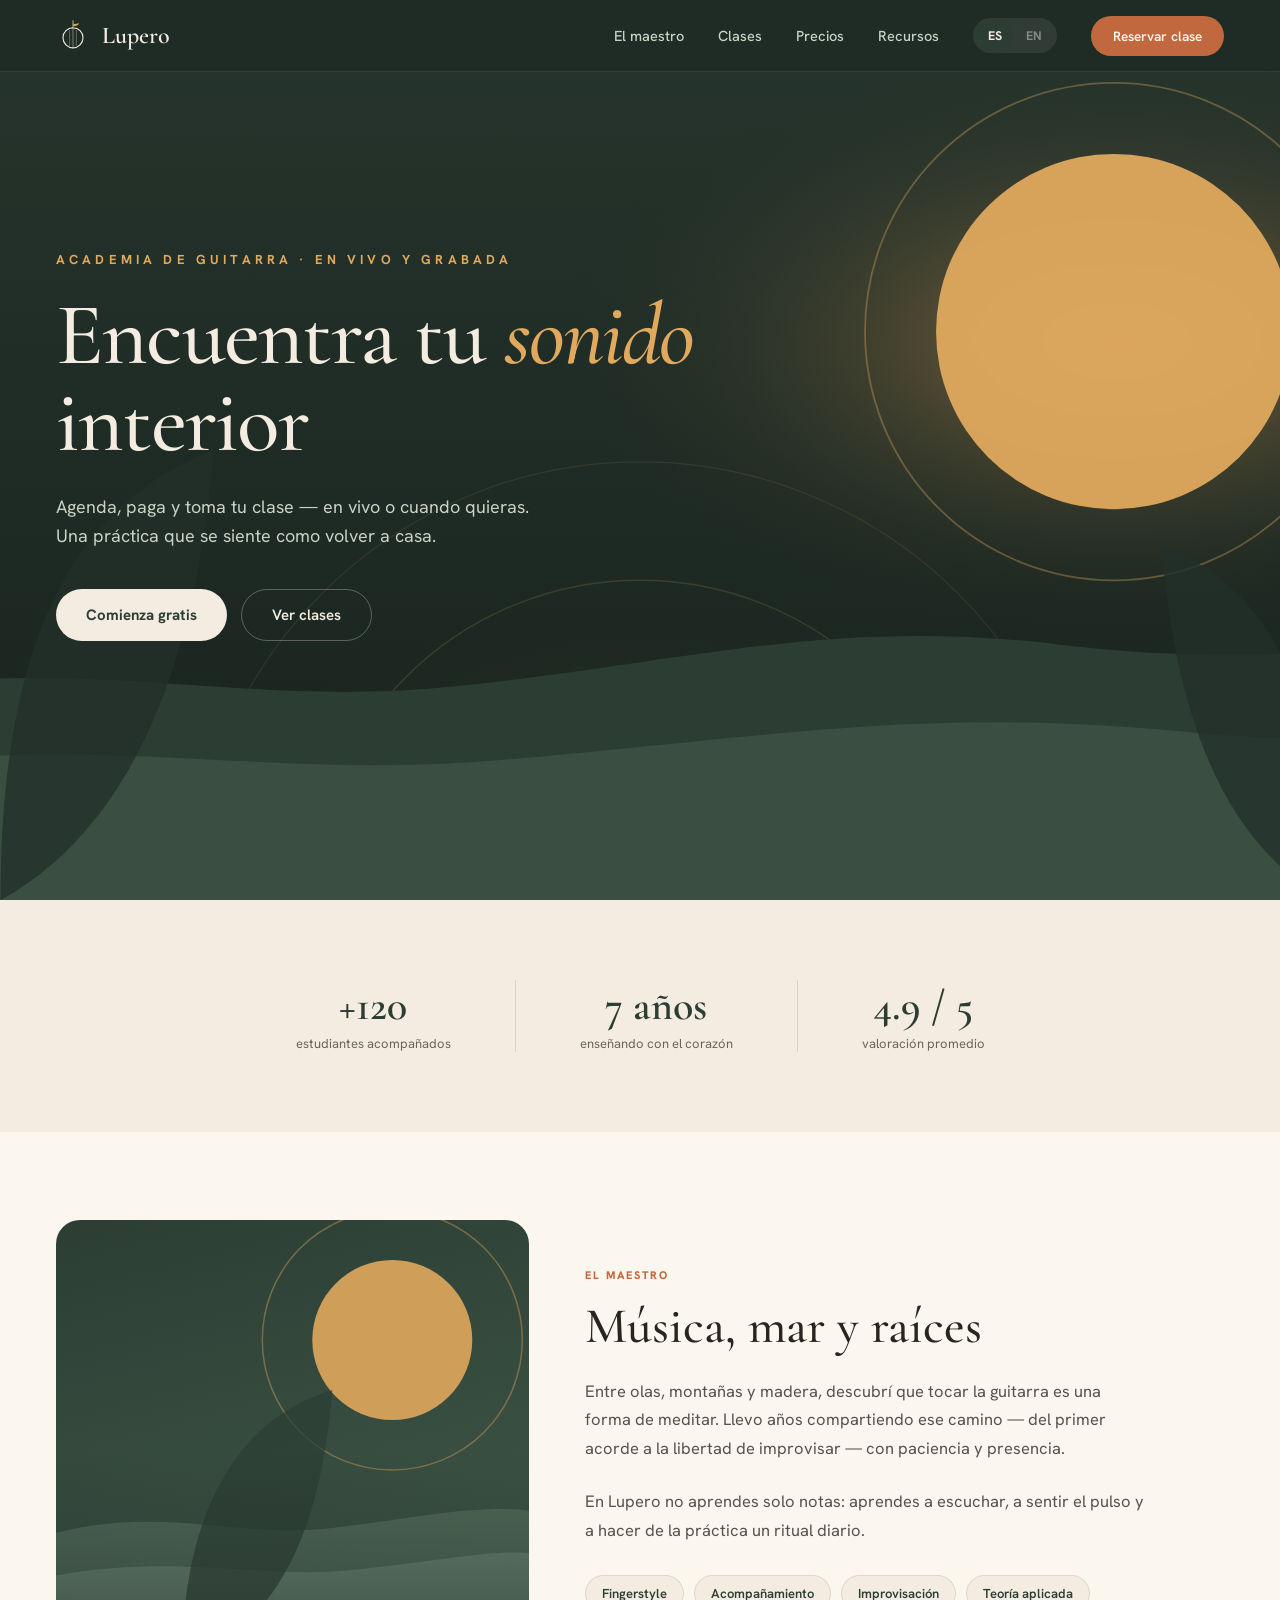
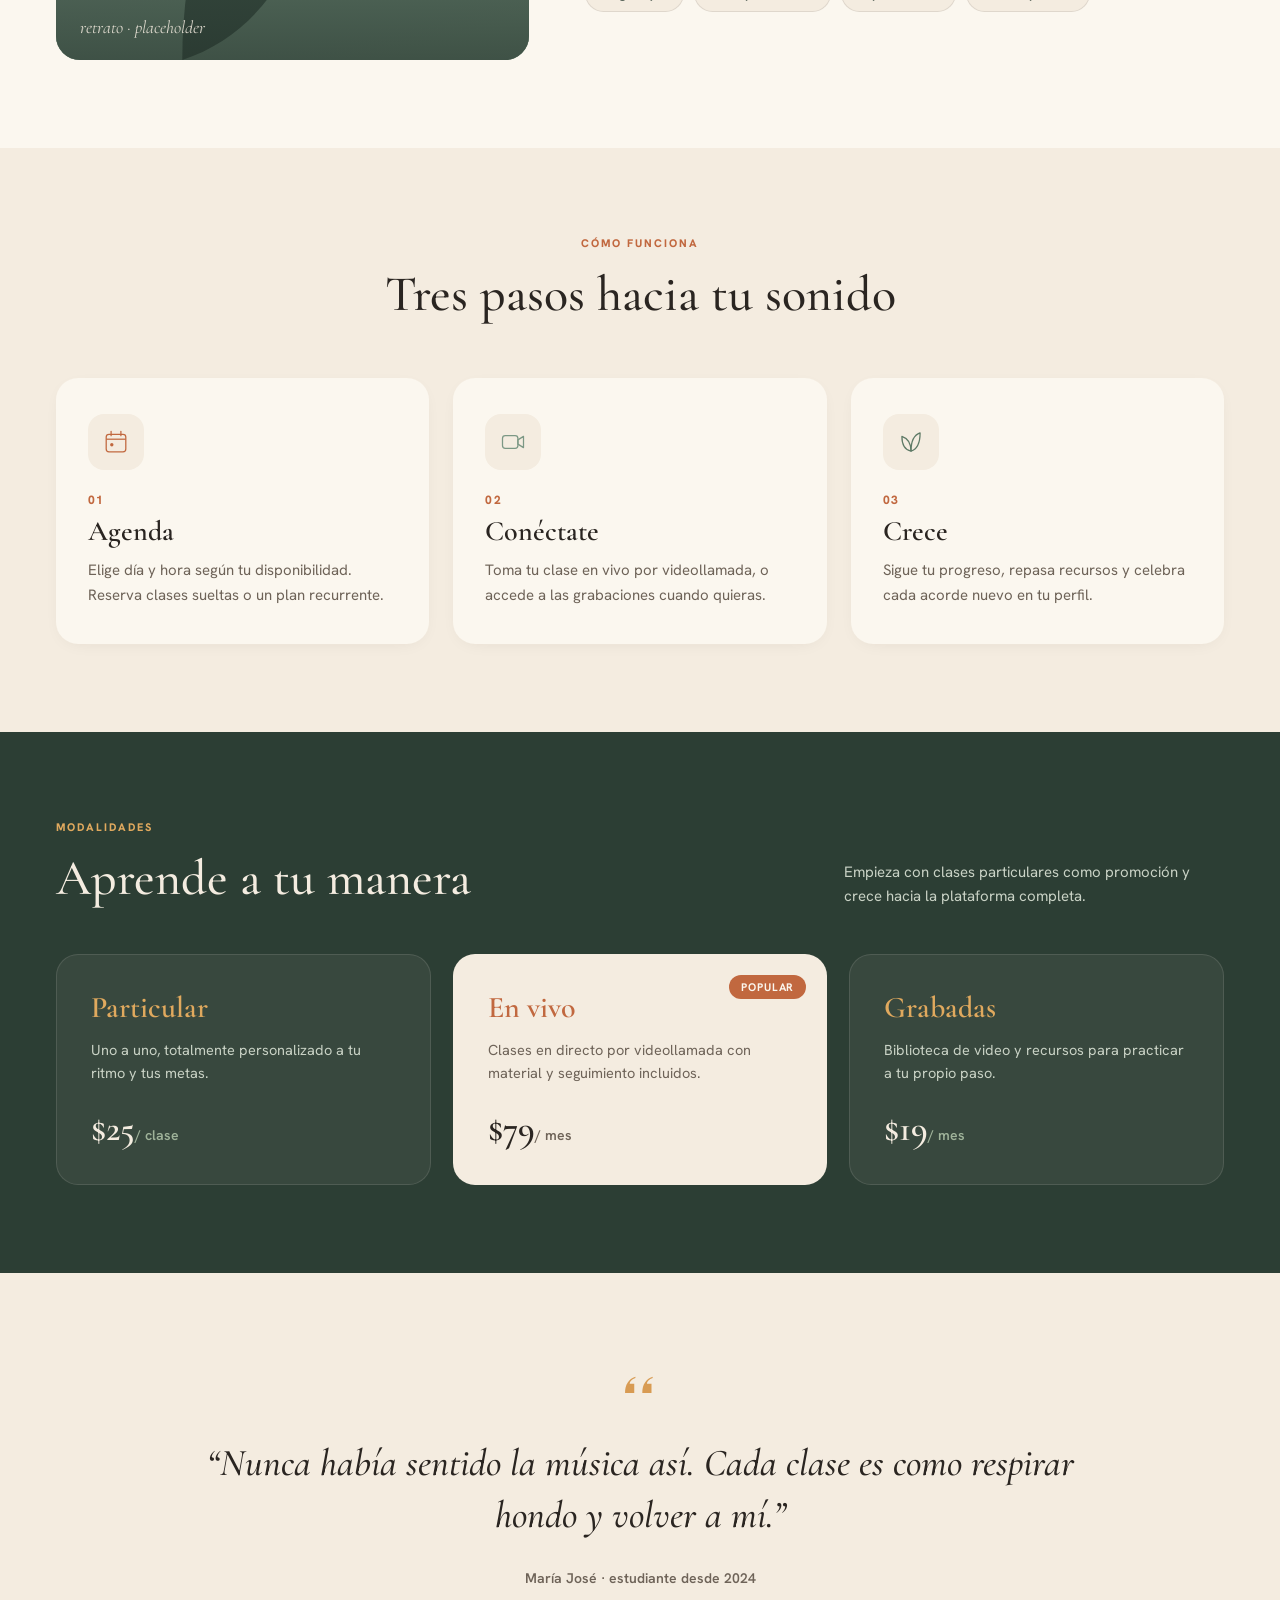
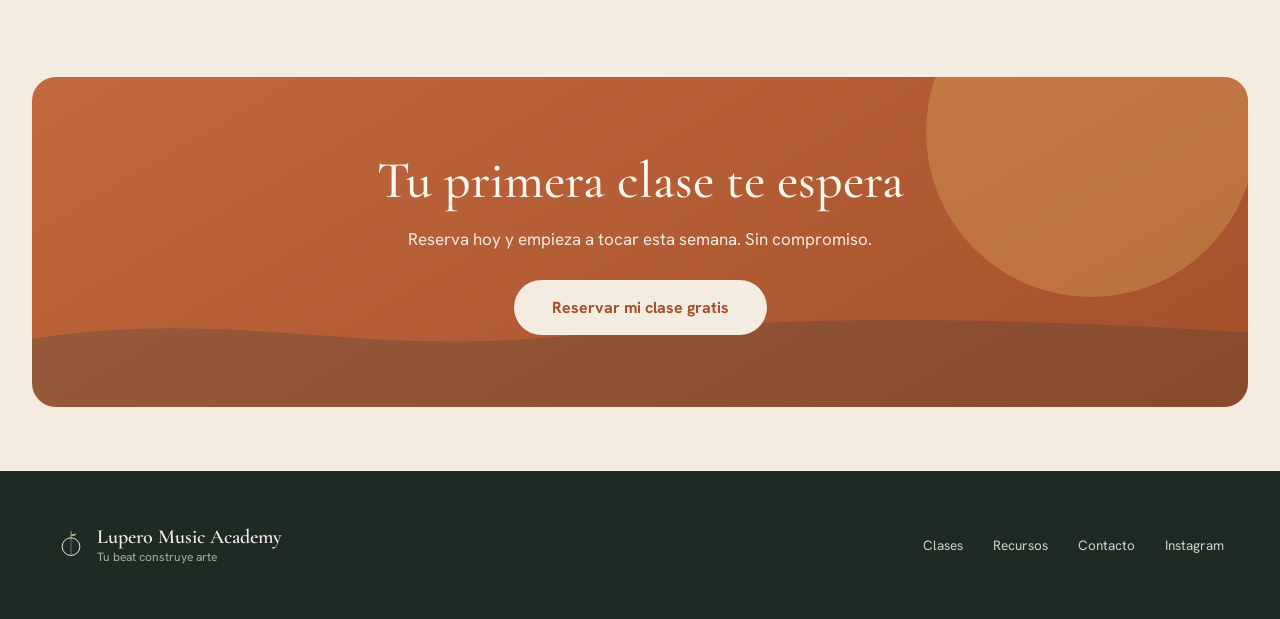
<file: index.html>
<!DOCTYPE html>
<html lang="es">
<head>
  <meta charset="utf-8">
  <meta name="viewport" content="width=device-width, initial-scale=1">
  <title>Lupero Music Academy</title>
  <link rel="preconnect" href="https://fonts.googleapis.com">
  <link rel="preconnect" href="https://fonts.gstatic.com" crossorigin>
  <link href="https://fonts.googleapis.com/css2?family=Cormorant+Garamond:ital,wght@0,400;0,500;0,600;0,700;1,400;1,500;1,600&family=Hanken+Grotesk:wght@400;500;600;700;800&display=swap" rel="stylesheet">
  <link rel="stylesheet" href="css/variables.css">
  <link rel="stylesheet" href="css/base.css">
  <link rel="stylesheet" href="css/layout.css">
  <link rel="stylesheet" href="css/landing.css">
  <link rel="stylesheet" href="css/responsive.css">
  <style>html { scroll-behavior: smooth; }</style>
</head>
<body>

  <!-- ─── Nav (DARK glass) ─── -->
  <nav class="top-nav">
    <a href="#" class="top-nav__brand">
      <svg width="34" height="34" viewBox="0 0 56 56" fill="none">
        <circle cx="28" cy="31" r="16.5" stroke="#F4ECE0" stroke-width="1.8"/>
        <line x1="28" y1="16" x2="28" y2="46" stroke="#F4ECE0" stroke-width="1.2" opacity=".6"/>
        <line x1="22.5" y1="18" x2="22.5" y2="44" stroke="#F4ECE0" stroke-width="1.2" opacity=".45"/>
        <line x1="33.5" y1="18" x2="33.5" y2="44" stroke="#F4ECE0" stroke-width="1.2" opacity=".45"/>
        <path d="M28 16 C28 9 28 5 28 3" stroke="#9FB39A" stroke-width="1.8" stroke-linecap="round"/>
        <path d="M28 9 C32 7 36 8 38 6 C37 11 32 12 28 11Z" fill="#E0A95E"/>
      </svg>
      <span class="top-nav__brand-text">Lupero</span>
    </a>
    <div class="top-nav__links">
      <a href="#about" data-i18n="nav.maestro">El maestro</a>
      <a href="#how-it-works" data-i18n="nav.clases">Clases</a>
      <a href="#pricing" data-i18n="nav.precios">Precios</a>
      <a href="app.html#recursos" data-i18n="nav.recursos">Recursos</a>
      <div class="lang-toggle">
        <span class="lang-toggle__btn active" data-lang="es">ES</span>
        <span class="lang-toggle__btn" data-lang="en">EN</span>
      </div>
      <a href="app.html#agendar" class="top-nav__cta" data-i18n="nav.reservar">Reservar clase</a>
    </div>
  </nav>

  <!-- ─── Hero (DARK — C style) ─── -->
  <section class="hero">
    <svg class="hero__bg" viewBox="0 0 1440 760" preserveAspectRatio="xMidYMid slice">
      <defs>
        <radialGradient id="hero-glow" cx="78%" cy="38%" r="55%">
          <stop offset="0%" stop-color="#D89B53" stop-opacity=".55"/>
          <stop offset="60%" stop-color="#1E2A24" stop-opacity="0"/>
        </radialGradient>
        <radialGradient id="hero-sun-bottom" cx="50%" cy="95%" r="55%">
          <stop offset="0%" stop-color="#F2C078" stop-opacity=".25"/>
          <stop offset="50%" stop-color="#1E2A24" stop-opacity="0"/>
        </radialGradient>
        <linearGradient id="hero-grad" x1="0" y1="0" x2="0" y2="1">
          <stop offset="0%" stop-color="#26352D"/>
          <stop offset="100%" stop-color="#18221D"/>
        </linearGradient>
      </defs>
      <rect width="1440" height="760" fill="url(#hero-grad)"/>
      <rect width="1440" height="760" fill="url(#hero-glow)"/>
      <rect width="1440" height="760" fill="url(#hero-sun-bottom)"/>
      <!-- Sun (C style) -->
      <circle cx="1120" cy="280" r="150" fill="#E0A95E" opacity=".95" style="animation:lpBreathe 6s ease infinite"/>
      <circle cx="1120" cy="280" r="210" fill="none" stroke="#E0A95E" stroke-width="1.5" opacity=".35"/>
      <!-- Subtle arcs from A style (bottom center) -->
      <circle cx="720" cy="770" r="280" fill="none" stroke="#D89B53" stroke-width="1.2" opacity=".18"/>
      <circle cx="720" cy="770" r="380" fill="none" stroke="#D89B53" stroke-width="1" opacity=".12"/>
      <!-- Hills -->
      <path d="M0 600 C220 540 360 600 560 580 C760 560 880 520 1080 545 C1240 564 1340 540 1440 560 L1440 760 L0 760Z" fill="#2C3E34"/>
      <path d="M0 660 C240 610 380 660 600 642 C820 624 960 596 1180 618 C1320 632 1380 615 1440 628 L1440 760 L0 760Z" fill="#3A4F42"/>
      <!-- Leaves -->
      <g opacity=".8">
        <path d="M180 760 C180 560 230 430 360 380 C346 560 290 700 180 760Z" fill="#22302A" style="animation:lpDrift 8s ease infinite"/>
        <path d="M1300 760 C1300 600 1260 500 1160 460 C1172 600 1210 710 1300 760Z" fill="#22302A" style="animation:lpDrift 10s ease infinite reverse"/>
      </g>
    </svg>
    <div class="hero__content">
      <div class="hero__label" data-i18n="hero.label">Academia de guitarra · en vivo y grabada</div>
      <h1 class="hero__title" data-i18n-html="hero.title">Encuentra tu <em>sonido</em> interior</h1>
      <p class="hero__desc" data-i18n="hero.desc">Agenda, paga y toma tu clase — en vivo o cuando quieras. Una práctica que se siente como volver a casa.</p>
      <div class="hero__actions">
        <a href="app.html#agendar" class="btn-secondary" data-i18n="hero.cta1">Comienza gratis</a>
        <a href="#how-it-works" class="btn-outline" data-i18n="hero.cta2">Ver clases</a>
      </div>
    </div>
  </section>

  <!-- ─── Trust Strip (LIGHT) ─── -->
  <section class="trust-strip">
    <div class="trust-strip__item">
      <div class="trust-strip__number" data-i18n="trust.students">+120</div>
      <div class="trust-strip__label" data-i18n="trust.students.label">estudiantes acompañados</div>
    </div>
    <div class="trust-strip__divider"></div>
    <div class="trust-strip__item">
      <div class="trust-strip__number" data-i18n="trust.years">7 años</div>
      <div class="trust-strip__label" data-i18n="trust.years.label">enseñando con el corazón</div>
    </div>
    <div class="trust-strip__divider"></div>
    <div class="trust-strip__item">
      <div class="trust-strip__number" data-i18n="trust.rating">4.9 / 5</div>
      <div class="trust-strip__label" data-i18n="trust.rating.label">valoración promedio</div>
    </div>
  </section>

  <!-- ─── About the Teacher (LIGHT soft) ─── -->
  <section id="about" class="landing-light-soft">
    <div class="about">
      <div class="about__image">
        <svg viewBox="0 0 520 440" preserveAspectRatio="xMidYMid slice">
          <circle cx="360" cy="120" r="80" fill="#E0A95E" opacity=".9"/>
          <circle cx="360" cy="120" r="130" fill="none" stroke="#E0A95E" stroke-width="1.5" opacity=".4"/>
          <path d="M0 320 C120 280 200 320 300 308 C400 296 460 280 520 295 L520 440 L0 440Z" fill="#5E7A66" opacity=".6"/>
          <path d="M0 360 C140 330 220 360 320 350 C420 340 470 326 520 336 L520 440 L0 440Z" fill="#7C9885" opacity=".55"/>
          <path d="M150 440 C150 300 200 200 300 170 C288 320 240 410 150 440Z" fill="#2C3E34" opacity=".7"/>
        </svg>
        <div class="about__image-overlay"></div>
        <div class="about__image-caption">retrato · placeholder</div>
      </div>
      <div>
        <div class="label-upper about__label" data-i18n="about.label">El maestro</div>
        <h2 class="about__title" data-i18n="about.title">Música, mar y raíces</h2>
        <p class="about__text" data-i18n="about.p1">Entre olas, montañas y madera, descubrí que tocar la guitarra es una forma de meditar. Llevo años compartiendo ese camino — del primer acorde a la libertad de improvisar — con paciencia y presencia.</p>
        <p class="about__text" data-i18n="about.p2">En Lupero no aprendes solo notas: aprendes a escuchar, a sentir el pulso y a hacer de la práctica un ritual diario.</p>
        <div class="about__tags">
          <span class="about__tag" data-i18n="about.tag1">Fingerstyle</span>
          <span class="about__tag" data-i18n="about.tag2">Acompañamiento</span>
          <span class="about__tag" data-i18n="about.tag3">Improvisación</span>
          <span class="about__tag" data-i18n="about.tag4">Teoría aplicada</span>
        </div>
      </div>
    </div>
  </section>

  <!-- ─── How it works (LIGHT) ─── -->
  <section id="how-it-works" class="landing-light">
    <div class="how-it-works">
      <div class="how-it-works__header">
        <div class="label-upper how-it-works__label" data-i18n="how.label">Cómo funciona</div>
        <h2 class="how-it-works__title" data-i18n="how.title">Tres pasos hacia tu sonido</h2>
      </div>
      <div class="how-it-works__grid">
        <div class="step-card">
          <div class="step-card__icon">
            <svg width="28" height="28" viewBox="0 0 40 40" fill="none"><rect x="6" y="9" width="28" height="25" rx="4" stroke="#C1683F" stroke-width="1.8"/><line x1="6" y1="16" x2="34" y2="16" stroke="#C1683F" stroke-width="1.8"/><circle cx="14" cy="24" r="2.4" fill="#C1683F"/><line x1="13" y1="5" x2="13" y2="11" stroke="#C1683F" stroke-width="1.8" stroke-linecap="round"/><line x1="27" y1="5" x2="27" y2="11" stroke="#C1683F" stroke-width="1.8" stroke-linecap="round"/></svg>
          </div>
          <div class="section-number">01</div>
          <h3 class="step-card__title" data-i18n="how.step1.title">Agenda</h3>
          <p class="step-card__text" data-i18n="how.step1.text">Elige día y hora según tu disponibilidad. Reserva clases sueltas o un plan recurrente.</p>
        </div>
        <div class="step-card">
          <div class="step-card__icon">
            <svg width="28" height="28" viewBox="0 0 40 40" fill="none"><rect x="5" y="11" width="22" height="18" rx="4" stroke="#7C9885" stroke-width="1.8"/><path d="M27 17 L35 12 V28 L27 23Z" stroke="#7C9885" stroke-width="1.8" stroke-linejoin="round"/></svg>
          </div>
          <div class="section-number">02</div>
          <h3 class="step-card__title" data-i18n="how.step2.title">Conéctate</h3>
          <p class="step-card__text" data-i18n="how.step2.text">Toma tu clase en vivo por videollamada, o accede a las grabaciones cuando quieras.</p>
        </div>
        <div class="step-card">
          <div class="step-card__icon">
            <svg width="28" height="28" viewBox="0 0 40 40" fill="none"><path d="M20 33 C20 19 24 10 33 7 C33 20 29 30 20 33Z" stroke="#5E7A66" stroke-width="1.8" stroke-linejoin="round"/><path d="M20 33 C20 23 16 15 7 12 C7 24 11 31 20 33Z" stroke="#5E7A66" stroke-width="1.8" stroke-linejoin="round"/></svg>
          </div>
          <div class="section-number">03</div>
          <h3 class="step-card__title" data-i18n="how.step3.title">Crece</h3>
          <p class="step-card__text" data-i18n="how.step3.text">Sigue tu progreso, repasa recursos y celebra cada acorde nuevo en tu perfil.</p>
        </div>
      </div>
    </div>
  </section>

  <!-- ─── Pricing (DARK) ─── -->
  <section id="pricing" class="pricing">
    <div class="pricing__inner">
      <div class="pricing__header">
        <div>
          <div class="label-upper pricing__label" data-i18n="pricing.label">Modalidades</div>
          <h2 class="pricing__title" data-i18n="pricing.title">Aprende a tu manera</h2>
        </div>
        <p class="pricing__subtitle" data-i18n="pricing.subtitle">Empieza con clases particulares como promoción y crece hacia la plataforma completa.</p>
      </div>
      <div class="pricing__grid">
        <div class="price-card">
          <div class="price-card__name" data-i18n="pricing.particular">Particular</div>
          <p class="price-card__desc" data-i18n="pricing.particular.desc">Uno a uno, totalmente personalizado a tu ritmo y tus metas.</p>
          <div class="price-card__price"><span data-i18n="pricing.particular.price">$25</span><span class="price-card__period" data-i18n="pricing.particular.period"> / clase</span></div>
        </div>
        <div class="price-card price-card--featured">
          <span class="price-card__badge" data-i18n="pricing.live.badge">POPULAR</span>
          <div class="price-card__name" data-i18n="pricing.live">En vivo</div>
          <p class="price-card__desc" data-i18n="pricing.live.desc">Clases en directo por videollamada con material y seguimiento incluidos.</p>
          <div class="price-card__price"><span data-i18n="pricing.live.price">$79</span><span class="price-card__period" data-i18n="pricing.live.period"> / mes</span></div>
        </div>
        <div class="price-card">
          <div class="price-card__name" data-i18n="pricing.recorded">Grabadas</div>
          <p class="price-card__desc" data-i18n="pricing.recorded.desc">Biblioteca de video y recursos para practicar a tu propio paso.</p>
          <div class="price-card__price"><span data-i18n="pricing.recorded.price">$19</span><span class="price-card__period" data-i18n="pricing.recorded.period"> / mes</span></div>
        </div>
      </div>
    </div>
  </section>

  <!-- ─── Testimonial (LIGHT) ─── -->
  <section class="landing-light">
    <div class="testimonial">
      <svg class="testimonial__quote-icon" width="46" height="46" viewBox="0 0 40 40" fill="none"><path d="M16 12 C10 14 7 19 7 26 H15 V18 H11 C11 16 13 14 16 13Z M31 12 C25 14 22 19 22 26 H30 V18 H26 C26 16 28 14 31 13Z" fill="#D89B53"/></svg>
      <p class="testimonial__text" data-i18n="testimonial.text">"Nunca había sentido la música así. Cada clase es como respirar hondo y volver a mí."</p>
      <div class="testimonial__author" data-i18n="testimonial.author">María José · estudiante desde 2024</div>
    </div>
  </section>

  <!-- ─── CTA Banner (ARCILLA) ─── -->
  <section class="landing-light" style="padding: 0 0 32px">
    <div class="cta-banner">
      <svg class="cta-banner__bg" viewBox="0 0 1376 360" preserveAspectRatio="xMidYMid slice"><circle cx="1180" cy="60" r="180" fill="#E0A95E" opacity=".35"/><path d="M0 290 C220 250 360 300 560 286 C760 272 900 250 1376 280 L1376 360 L0 360Z" fill="#2C3E34" opacity=".25"/></svg>
      <div class="cta-banner__content">
        <h2 class="cta-banner__title" data-i18n="cta.title">Tu primera clase te espera</h2>
        <p class="cta-banner__desc" data-i18n="cta.desc">Reserva hoy y empieza a tocar esta semana. Sin compromiso.</p>
        <a href="app.html#agendar" class="btn-secondary" data-i18n="cta.btn">Reservar mi clase gratis</a>
      </div>
    </div>
  </section>

  <!-- ─── Footer (DARK) ─── -->
  <footer class="footer">
    <div class="footer__brand">
      <svg width="30" height="30" viewBox="0 0 56 56" fill="none"><circle cx="28" cy="31" r="16.5" stroke="#F4ECE0" stroke-width="1.8"/><line x1="28" y1="16" x2="28" y2="46" stroke="#F4ECE0" stroke-width="1.2" opacity=".55"/><path d="M28 16 C28 9 28 5 28 3" stroke="#9FB39A" stroke-width="1.8" stroke-linecap="round"/><path d="M28 9 C32 7 36 8 38 6 C37 11 32 12 28 11Z" fill="#E0A95E"/></svg>
      <div>
        <div class="footer__brand-name">Lupero Music Academy</div>
        <div class="footer__brand-tagline" data-i18n="footer.tagline">Tu beat construye arte</div>
      </div>
    </div>
    <div class="footer__links">
      <a href="app.html#dashboard" data-i18n="footer.clases">Clases</a>
      <a href="app.html#recursos" data-i18n="footer.recursos">Recursos</a>
      <a href="#" data-i18n="footer.contacto">Contacto</a>
      <a href="#" data-i18n="footer.instagram">Instagram</a>
    </div>
  </footer>

  <script src="js/i18n.js"></script>
  <script>
    document.addEventListener('DOMContentLoaded', () => {
      document.querySelectorAll('.lang-toggle__btn').forEach(btn => {
        btn.addEventListener('click', () => setLanguage(btn.dataset.lang));
      });
      const saved = localStorage.getItem('lupero-lang') || 'es';
      setLanguage(saved);
    });
  </script>
</body>
</html>
</file>
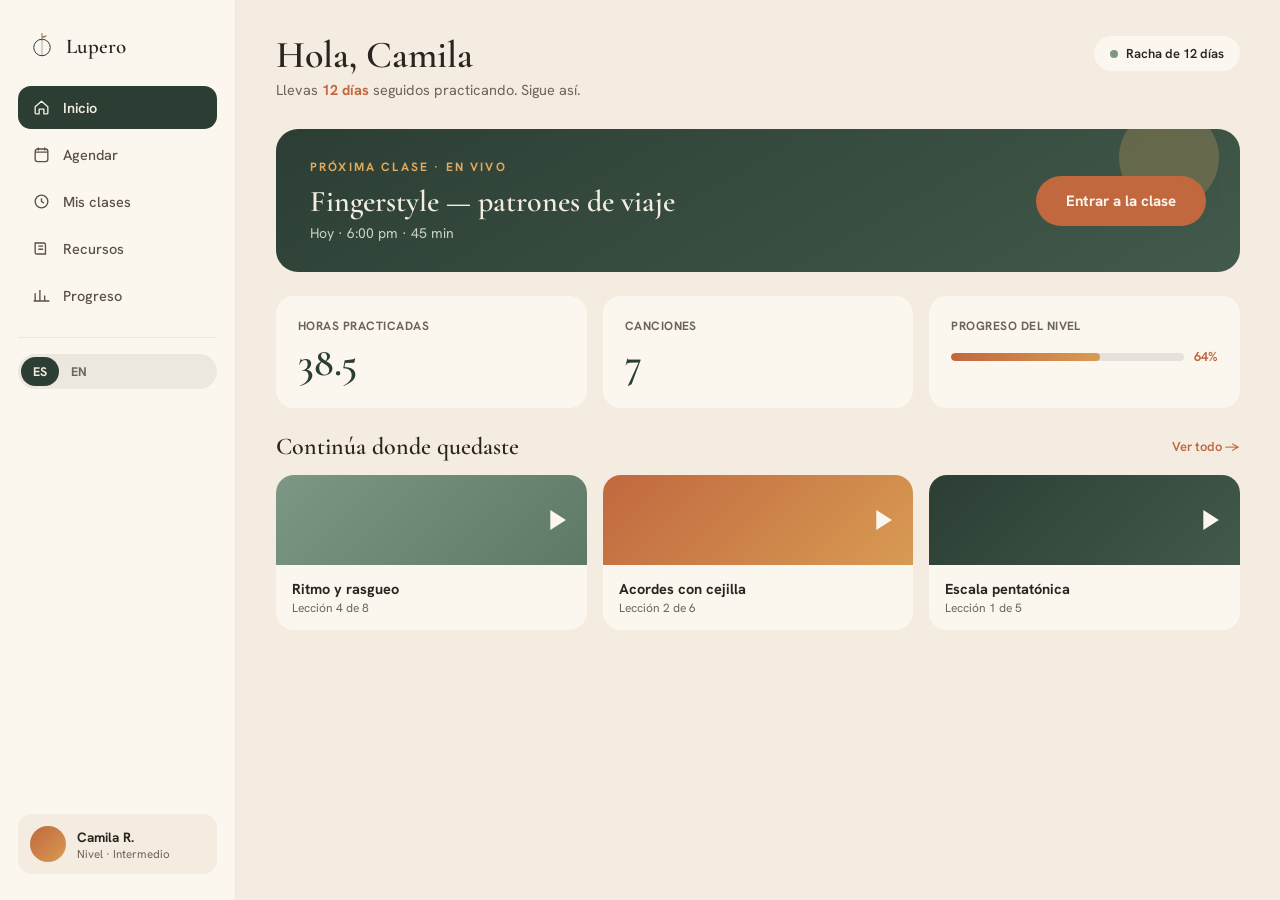
<file: app.html>
<!DOCTYPE html>
<html lang="es">
<head>
  <meta charset="utf-8">
  <meta name="viewport" content="width=device-width, initial-scale=1">
  <title>Lupero Music Academy · App</title>
  <link rel="preconnect" href="https://fonts.googleapis.com">
  <link rel="preconnect" href="https://fonts.gstatic.com" crossorigin>
  <link href="https://fonts.googleapis.com/css2?family=Cormorant+Garamond:ital,wght@0,400;0,500;0,600;0,700;1,400;1,500;1,600&family=Hanken+Grotesk:wght@400;500;600;700;800&display=swap" rel="stylesheet">
  <link rel="stylesheet" href="css/variables.css">
  <link rel="stylesheet" href="css/base.css">
  <link rel="stylesheet" href="css/layout.css">
  <link rel="stylesheet" href="css/app.css">
  <link rel="stylesheet" href="css/live.css">
  <link rel="stylesheet" href="css/responsive.css">
</head>
<body class="light-app">

<!-- Lupero logo SVG (dark strokes for light bg) -->
<!-- reusable inline -->

<!-- ═══════════════════════════════════════════════════════════
     SCREEN 1: DASHBOARD
     ═══════════════════════════════════════════════════════════ -->
<section id="screen-dashboard" class="screen active">
  <div class="app-layout">
    <aside class="sidebar">
      <a href="index.html" class="sidebar__brand">
        <svg width="28" height="28" viewBox="0 0 56 56" fill="none"><circle cx="28" cy="31" r="16.5" stroke="#2C3E34" stroke-width="2"/><line x1="28" y1="16" x2="28" y2="46" stroke="#2C3E34" stroke-width="1.4" opacity=".55"/><path d="M28 16 C28 9 28 5 28 3" stroke="#5E7A66" stroke-width="2" stroke-linecap="round"/><path d="M28 9 C32 7 36 8 38 6 C37 11 32 12 28 11Z" fill="#C1683F"/></svg>
        <span class="sidebar__brand-text">Lupero</span>
      </a>
      <div class="sidebar__item active" data-screen="dashboard">
        <svg viewBox="0 0 24 24" fill="none" stroke="currentColor" stroke-width="1.7" stroke-linejoin="round"><path d="M4 11 12 4l8 7v8a1 1 0 01-1 1h-4v-6H9v6H5a1 1 0 01-1-1z"/></svg>
        <span data-i18n="sidebar.inicio">Inicio</span>
      </div>
      <div class="sidebar__item" data-screen="agendar">
        <svg viewBox="0 0 24 24" fill="none" stroke="currentColor" stroke-width="1.7"><rect x="4" y="5" width="16" height="16" rx="3"/><path d="M4 9h16M8 3v4M16 3v4"/></svg>
        <span data-i18n="sidebar.agendar">Agendar</span>
      </div>
      <div class="sidebar__item" data-screen="mis-clases">
        <svg viewBox="0 0 24 24" fill="none" stroke="currentColor" stroke-width="1.7"><circle cx="12" cy="12" r="8"/><path d="M12 8v4l3 2"/></svg>
        <span data-i18n="sidebar.misClases">Mis clases</span>
      </div>
      <div class="sidebar__item" data-screen="recursos">
        <svg viewBox="0 0 24 24" fill="none" stroke="currentColor" stroke-width="1.7"><path d="M4 5h11a2 2 0 012 2v12H6a2 2 0 01-2-2z"/><path d="M8 9h6M8 13h6"/></svg>
        <span data-i18n="sidebar.recursos">Recursos</span>
      </div>
      <div class="sidebar__item" data-screen="progreso">
        <svg viewBox="0 0 24 24" fill="none" stroke="currentColor" stroke-width="1.7"><path d="M4 19V9M10 19V5M16 19v-7M22 19H2"/></svg>
        <span data-i18n="sidebar.progreso">Progreso</span>
      </div>
      <div class="sidebar__lang">
        <div class="lang-toggle lang-toggle--light">
          <span class="lang-toggle__btn active" data-lang="es">ES</span>
          <span class="lang-toggle__btn" data-lang="en">EN</span>
        </div>
      </div>
      <div class="sidebar__user">
        <div class="sidebar__avatar"></div>
        <div>
          <div class="sidebar__user-name">Camila R.</div>
          <div class="sidebar__user-level">Nivel · Intermedio</div>
        </div>
      </div>
    </aside>

    <main class="app-main">
      <div class="dash__header">
        <div>
          <div class="dash__greeting" data-i18n="dash.greeting">Hola, Camila</div>
          <div class="dash__streak-msg" data-i18n-html="dash.streak">Llevas <b>12 días</b> seguidos practicando. Sigue así.</div>
        </div>
        <div class="dash__streak-badge">
          <span class="dash__streak-dot"></span>
          <span data-i18n="dash.streakBadge">Racha de 12 días</span>
        </div>
      </div>

      <div class="next-class">
        <svg class="next-class__bg" viewBox="0 0 700 200" preserveAspectRatio="xMidYMid slice"><circle cx="600" cy="40" r="70" fill="#E0A95E" opacity=".5"/></svg>
        <div class="next-class__info">
          <div class="next-class__label" data-i18n="dash.nextLabel">Próxima clase · en vivo</div>
          <div class="next-class__title" data-i18n="dash.nextTitle">Fingerstyle — patrones de viaje</div>
          <div class="next-class__meta" data-i18n="dash.nextMeta">Hoy · 6:00 pm · 45 min</div>
        </div>
        <div class="next-class__cta">
          <button class="btn-primary" data-nav="live" data-i18n="dash.nextCta">Entrar a la clase</button>
        </div>
      </div>

      <div class="stats-grid">
        <div class="stat-card">
          <div class="stat-card__label" data-i18n="dash.hours">HORAS PRACTICADAS</div>
          <div class="stat-card__value">38.5</div>
        </div>
        <div class="stat-card">
          <div class="stat-card__label" data-i18n="dash.songs">CANCIONES</div>
          <div class="stat-card__value">7</div>
        </div>
        <div class="stat-card">
          <div class="stat-card__label" data-i18n="dash.level">PROGRESO DEL NIVEL</div>
          <div class="stat-card__bar-wrap">
            <div class="stat-card__bar"><div class="stat-card__bar-fill" style="width:64%"></div></div>
            <span class="stat-card__bar-label">64%</span>
          </div>
        </div>
      </div>

      <div class="continue__header">
        <div class="continue__title" data-i18n="dash.continueTitle">Continúa donde quedaste</div>
        <span class="continue__link" data-nav="recursos" data-i18n="dash.continueLink">Ver todo →</span>
      </div>
      <div class="continue__grid">
        <div class="lesson-card" data-nav="recursos"><div class="lesson-card__thumb" style="background:linear-gradient(135deg,#7C9885,#5E7A66)"><svg width="34" height="34" viewBox="0 0 24 24" fill="#FBF7EF"><path d="M8 5v14l11-7z"/></svg></div><div class="lesson-card__body"><div class="lesson-card__name" data-i18n="dash.lesson1">Ritmo y rasgueo</div><div class="lesson-card__progress" data-i18n="dash.lesson1.progress">Lección 4 de 8</div></div></div>
        <div class="lesson-card" data-nav="recursos"><div class="lesson-card__thumb" style="background:linear-gradient(135deg,#C1683F,#D89B53)"><svg width="34" height="34" viewBox="0 0 24 24" fill="#FBF7EF"><path d="M8 5v14l11-7z"/></svg></div><div class="lesson-card__body"><div class="lesson-card__name" data-i18n="dash.lesson2">Acordes con cejilla</div><div class="lesson-card__progress" data-i18n="dash.lesson2.progress">Lección 2 de 6</div></div></div>
        <div class="lesson-card" data-nav="recursos"><div class="lesson-card__thumb" style="background:linear-gradient(135deg,#2C3E34,#42594B)"><svg width="34" height="34" viewBox="0 0 24 24" fill="#FBF7EF"><path d="M8 5v14l11-7z"/></svg></div><div class="lesson-card__body"><div class="lesson-card__name" data-i18n="dash.lesson3">Escala pentatónica</div><div class="lesson-card__progress" data-i18n="dash.lesson3.progress">Lección 1 de 5</div></div></div>
      </div>
    </main>
  </div>
  <div class="mobile-tabs">
    <div class="mobile-tab active" data-screen="dashboard"><svg viewBox="0 0 24 24" fill="none" stroke="currentColor" stroke-width="1.8" stroke-linejoin="round"><path d="M4 11 12 4l8 7v8a1 1 0 01-1 1h-4v-6H9v6H5a1 1 0 01-1-1z"/></svg><span data-i18n="mobile.inicio">Inicio</span></div>
    <div class="mobile-tab" data-screen="agendar"><svg viewBox="0 0 24 24" fill="none" stroke="currentColor" stroke-width="1.8"><rect x="4" y="5" width="16" height="16" rx="3"/><path d="M4 9h16M8 3v4M16 3v4"/></svg><span data-i18n="mobile.agendar">Agendar</span></div>
    <div class="mobile-tab" data-screen="recursos"><svg viewBox="0 0 24 24" fill="none" stroke="currentColor" stroke-width="1.8"><path d="M4 5h11a2 2 0 012 2v12H6a2 2 0 01-2-2z"/><path d="M8 9h6M8 13h6"/></svg><span data-i18n="mobile.recursos">Recursos</span></div>
    <div class="mobile-tab" data-screen="progreso"><svg viewBox="0 0 24 24" fill="none" stroke="currentColor" stroke-width="1.8"><circle cx="12" cy="8" r="4"/><path d="M4 21c0-4 4-6 8-6s8 2 8 6"/></svg><span data-i18n="mobile.perfil">Perfil</span></div>
  </div>
</section>

<!-- ═══════════════════════════════════════════════════════════
     SCREEN 2: AGENDAR
     ═══════════════════════════════════════════════════════════ -->
<section id="screen-agendar" class="screen">
  <div class="app-layout">
    <aside class="sidebar">
      <a href="index.html" class="sidebar__brand"><svg width="28" height="28" viewBox="0 0 56 56" fill="none"><circle cx="28" cy="31" r="16.5" stroke="#2C3E34" stroke-width="2"/><line x1="28" y1="16" x2="28" y2="46" stroke="#2C3E34" stroke-width="1.4" opacity=".55"/><path d="M28 16 C28 9 28 5 28 3" stroke="#5E7A66" stroke-width="2" stroke-linecap="round"/><path d="M28 9 C32 7 36 8 38 6 C37 11 32 12 28 11Z" fill="#C1683F"/></svg><span class="sidebar__brand-text">Lupero</span></a>
      <div class="sidebar__item" data-screen="dashboard"><svg viewBox="0 0 24 24" fill="none" stroke="currentColor" stroke-width="1.7" stroke-linejoin="round"><path d="M4 11 12 4l8 7v8a1 1 0 01-1 1h-4v-6H9v6H5a1 1 0 01-1-1z"/></svg><span data-i18n="sidebar.inicio">Inicio</span></div>
      <div class="sidebar__item active" data-screen="agendar"><svg viewBox="0 0 24 24" fill="none" stroke="currentColor" stroke-width="1.7"><rect x="4" y="5" width="16" height="16" rx="3"/><path d="M4 9h16M8 3v4M16 3v4"/></svg><span data-i18n="sidebar.agendar">Agendar</span></div>
      <div class="sidebar__item" data-screen="mis-clases"><svg viewBox="0 0 24 24" fill="none" stroke="currentColor" stroke-width="1.7"><circle cx="12" cy="12" r="8"/><path d="M12 8v4l3 2"/></svg><span data-i18n="sidebar.misClases">Mis clases</span></div>
      <div class="sidebar__item" data-screen="recursos"><svg viewBox="0 0 24 24" fill="none" stroke="currentColor" stroke-width="1.7"><path d="M4 5h11a2 2 0 012 2v12H6a2 2 0 01-2-2z"/><path d="M8 9h6M8 13h6"/></svg><span data-i18n="sidebar.recursos">Recursos</span></div>
      <div class="sidebar__item" data-screen="progreso"><svg viewBox="0 0 24 24" fill="none" stroke="currentColor" stroke-width="1.7"><path d="M4 19V9M10 19V5M16 19v-7M22 19H2"/></svg><span data-i18n="sidebar.progreso">Progreso</span></div>
      <div class="sidebar__lang"><div class="lang-toggle lang-toggle--light"><span class="lang-toggle__btn active" data-lang="es">ES</span><span class="lang-toggle__btn" data-lang="en">EN</span></div></div>
      <div class="sidebar__user"><div class="sidebar__avatar"></div><div><div class="sidebar__user-name">Camila R.</div><div class="sidebar__user-level">Nivel · Intermedio</div></div></div>
    </aside>
    <main class="app-main">
      <div class="agendar__layout">
        <div class="agendar__calendar">
          <div class="agendar__title" data-i18n="agendar.title">Reserva tu clase</div>
          <div class="agendar__subtitle" data-i18n="agendar.subtitle">Clase particular · 45 minutos · por videollamada</div>
          <div class="label-upper agendar__week-label" data-i18n="agendar.weekLabel">Junio 2026 · Semana</div>
          <div class="agendar__days">
            <div class="day-chip"><div class="day-chip__label" data-i18n="day.lun">Lun</div><div class="day-chip__num">12</div></div>
            <div class="day-chip"><div class="day-chip__label" data-i18n="day.mar">Mar</div><div class="day-chip__num">13</div></div>
            <div class="day-chip selected"><div class="day-chip__label" data-i18n="day.mie">Mié</div><div class="day-chip__num">14</div></div>
            <div class="day-chip"><div class="day-chip__label" data-i18n="day.jue">Jue</div><div class="day-chip__num">15</div></div>
            <div class="day-chip"><div class="day-chip__label" data-i18n="day.vie">Vie</div><div class="day-chip__num">16</div></div>
            <div class="day-chip"><div class="day-chip__label" data-i18n="day.sab">Sáb</div><div class="day-chip__num">17</div></div>
          </div>
          <div class="label-upper agendar__slots-label" data-i18n="agendar.slotsLabel">Horarios disponibles</div>
          <div class="agendar__slots">
            <div class="slot-chip" data-slot="s1">08:00</div>
            <div class="slot-chip disabled" data-slot="s2">09:30</div>
            <div class="slot-chip selected" data-slot="s3">11:00</div>
            <div class="slot-chip" data-slot="s4">14:00</div>
            <div class="slot-chip" data-slot="s5">16:30</div>
            <div class="slot-chip disabled" data-slot="s6">18:00</div>
          </div>
          <div class="agendar__legend">
            <span class="agendar__legend-item"><span class="agendar__legend-dot" style="background:var(--bg-card);border:1.5px solid var(--border-card)"></span><span data-i18n="agendar.available">Disponible</span></span>
            <span class="agendar__legend-item"><span class="agendar__legend-dot" style="background:rgba(42,37,33,.04);opacity:.5"></span><span data-i18n="agendar.occupied">Ocupado</span></span>
            <span class="agendar__legend-item"><span class="agendar__legend-dot" style="background:var(--arcilla)"></span><span data-i18n="agendar.selected">Seleccionado</span></span>
          </div>
        </div>
        <div class="agendar__summary">
          <div class="summary-panel">
            <div class="summary-panel__title" data-i18n="agendar.summaryTitle">Resumen</div>
            <div class="summary-panel__rows">
              <div class="summary-panel__row"><span class="summary-panel__row-label" data-i18n="agendar.classType">Clase</span><span class="summary-panel__row-value" data-i18n="agendar.classValue">Particular · 45 min</span></div>
              <div class="summary-panel__row"><span class="summary-panel__row-label" data-i18n="agendar.dateTime">Fecha y hora</span><span class="summary-panel__row-value summary-panel__row-value--accent" id="agendar-sel-label">Mié 14 · 11:00</span></div>
              <div class="summary-panel__row"><span class="summary-panel__row-label" data-i18n="agendar.modality">Modalidad</span><span class="summary-panel__row-value" data-i18n="agendar.modalityValue">Videollamada</span></div>
            </div>
            <div class="summary-panel__divider"><span class="summary-panel__total-label" data-i18n="agendar.total">Total</span><span class="summary-panel__total-price">$25</span></div>
            <div class="summary-panel__actions">
              <div class="summary-panel__payment">
                <svg width="20" height="20" viewBox="0 0 24 24" fill="none" stroke="#5A5048" stroke-width="1.7"><rect x="3" y="6" width="18" height="13" rx="2"/><path d="M3 10h18"/></svg>
                <span class="summary-panel__payment-number">&bull;&bull;&bull;&bull; 4912</span>
                <span class="summary-panel__payment-edit">Editar</span>
              </div>
              <button class="btn-primary" style="width:100%;padding:16px" data-i18n="agendar.confirm">Confirmar y pagar</button>
              <div class="summary-panel__note" data-i18n="agendar.cancelNote">Cancelación gratuita hasta 12 h antes</div>
            </div>
          </div>
        </div>
      </div>
    </main>
  </div>
  <div class="mobile-tabs">
    <div class="mobile-tab" data-screen="dashboard"><svg viewBox="0 0 24 24" fill="none" stroke="currentColor" stroke-width="1.8" stroke-linejoin="round"><path d="M4 11 12 4l8 7v8a1 1 0 01-1 1h-4v-6H9v6H5a1 1 0 01-1-1z"/></svg><span data-i18n="mobile.inicio">Inicio</span></div>
    <div class="mobile-tab active" data-screen="agendar"><svg viewBox="0 0 24 24" fill="none" stroke="currentColor" stroke-width="1.8"><rect x="4" y="5" width="16" height="16" rx="3"/><path d="M4 9h16M8 3v4M16 3v4"/></svg><span data-i18n="mobile.agendar">Agendar</span></div>
    <div class="mobile-tab" data-screen="recursos"><svg viewBox="0 0 24 24" fill="none" stroke="currentColor" stroke-width="1.8"><path d="M4 5h11a2 2 0 012 2v12H6a2 2 0 01-2-2z"/><path d="M8 9h6M8 13h6"/></svg><span data-i18n="mobile.recursos">Recursos</span></div>
    <div class="mobile-tab" data-screen="progreso"><svg viewBox="0 0 24 24" fill="none" stroke="currentColor" stroke-width="1.8"><circle cx="12" cy="8" r="4"/><path d="M4 21c0-4 4-6 8-6s8 2 8 6"/></svg><span data-i18n="mobile.perfil">Perfil</span></div>
  </div>
</section>

<!-- ═══════════════════════════════════════════════════════════
     SCREEN 3: MIS CLASES
     ═══════════════════════════════════════════════════════════ -->
<section id="screen-mis-clases" class="screen">
  <div class="app-layout">
    <aside class="sidebar">
      <a href="index.html" class="sidebar__brand"><svg width="28" height="28" viewBox="0 0 56 56" fill="none"><circle cx="28" cy="31" r="16.5" stroke="#2C3E34" stroke-width="2"/><line x1="28" y1="16" x2="28" y2="46" stroke="#2C3E34" stroke-width="1.4" opacity=".55"/><path d="M28 16 C28 9 28 5 28 3" stroke="#5E7A66" stroke-width="2" stroke-linecap="round"/><path d="M28 9 C32 7 36 8 38 6 C37 11 32 12 28 11Z" fill="#C1683F"/></svg><span class="sidebar__brand-text">Lupero</span></a>
      <div class="sidebar__item" data-screen="dashboard"><svg viewBox="0 0 24 24" fill="none" stroke="currentColor" stroke-width="1.7" stroke-linejoin="round"><path d="M4 11 12 4l8 7v8a1 1 0 01-1 1h-4v-6H9v6H5a1 1 0 01-1-1z"/></svg><span data-i18n="sidebar.inicio">Inicio</span></div>
      <div class="sidebar__item" data-screen="agendar"><svg viewBox="0 0 24 24" fill="none" stroke="currentColor" stroke-width="1.7"><rect x="4" y="5" width="16" height="16" rx="3"/><path d="M4 9h16M8 3v4M16 3v4"/></svg><span data-i18n="sidebar.agendar">Agendar</span></div>
      <div class="sidebar__item active" data-screen="mis-clases"><svg viewBox="0 0 24 24" fill="none" stroke="currentColor" stroke-width="1.7"><circle cx="12" cy="12" r="8"/><path d="M12 8v4l3 2"/></svg><span data-i18n="sidebar.misClases">Mis clases</span></div>
      <div class="sidebar__item" data-screen="recursos"><svg viewBox="0 0 24 24" fill="none" stroke="currentColor" stroke-width="1.7"><path d="M4 5h11a2 2 0 012 2v12H6a2 2 0 01-2-2z"/><path d="M8 9h6M8 13h6"/></svg><span data-i18n="sidebar.recursos">Recursos</span></div>
      <div class="sidebar__item" data-screen="progreso"><svg viewBox="0 0 24 24" fill="none" stroke="currentColor" stroke-width="1.7"><path d="M4 19V9M10 19V5M16 19v-7M22 19H2"/></svg><span data-i18n="sidebar.progreso">Progreso</span></div>
      <div class="sidebar__lang"><div class="lang-toggle lang-toggle--light"><span class="lang-toggle__btn active" data-lang="es">ES</span><span class="lang-toggle__btn" data-lang="en">EN</span></div></div>
      <div class="sidebar__user"><div class="sidebar__avatar"></div><div><div class="sidebar__user-name">Camila R.</div><div class="sidebar__user-level">Nivel · Intermedio</div></div></div>
    </aside>
    <main class="app-main">
      <div class="mis-clases__header">
        <h1 class="mis-clases__title" data-i18n="misClases.title">Mis clases</h1>
        <div class="tab-pills">
          <span class="tab-pill active" data-tab="upcoming" data-i18n="misClases.upcoming">Próximas</span>
          <span class="tab-pill" data-tab="history" data-i18n="misClases.history">Historial</span>
        </div>
      </div>
      <div class="tab-content active" data-tab="upcoming">
        <div class="clase-card">
          <div class="clase-card__date-box"><div class="clase-card__date-day">16</div><div class="clase-card__date-month">Jun</div></div>
          <div class="clase-card__info"><div class="clase-card__title">Fingerstyle — patrones de viaje</div><div class="clase-card__meta">6:00 pm · 45 min · Videollamada</div></div>
          <span class="clase-card__badge clase-card__badge--upcoming" data-i18n="misClases.upcoming.badge">Próxima</span>
          <button class="btn-primary clase-card__action" data-nav="live" data-i18n="misClases.enter" style="padding:10px 20px;font-size:13px">Entrar</button>
        </div>
        <div class="clase-card">
          <div class="clase-card__date-box"><div class="clase-card__date-day">19</div><div class="clase-card__date-month">Jun</div></div>
          <div class="clase-card__info"><div class="clase-card__title">Blues shuffle en E</div><div class="clase-card__meta">4:00 pm · 45 min · Videollamada</div></div>
          <span class="clase-card__badge clase-card__badge--upcoming" data-i18n="misClases.upcoming.badge">Próxima</span>
          <button class="btn-outline btn-outline--light clase-card__action" data-i18n="misClases.cancel" style="padding:10px 20px;font-size:13px;border-width:1px">Cancelar</button>
        </div>
        <div class="clase-card">
          <div class="clase-card__date-box"><div class="clase-card__date-day">23</div><div class="clase-card__date-month">Jun</div></div>
          <div class="clase-card__info"><div class="clase-card__title">Acordes con cejilla — práctica</div><div class="clase-card__meta">6:00 pm · 45 min · Videollamada</div></div>
          <span class="clase-card__badge clase-card__badge--upcoming" data-i18n="misClases.upcoming.badge">Próxima</span>
          <button class="btn-outline btn-outline--light clase-card__action" data-i18n="misClases.cancel" style="padding:10px 20px;font-size:13px;border-width:1px">Cancelar</button>
        </div>
      </div>
      <div class="tab-content" data-tab="history">
        <div class="clase-card"><div class="clase-card__date-box"><div class="clase-card__date-day">12</div><div class="clase-card__date-month">Jun</div></div><div class="clase-card__info"><div class="clase-card__title">Ritmo y rasgueo — nivel 2</div><div class="clase-card__meta">6:00 pm · 45 min</div></div><span class="clase-card__badge clase-card__badge--completed" data-i18n="misClases.completed">Completada</span><button class="btn-outline btn-outline--light clase-card__action" data-nav="recursos" data-i18n="misClases.viewNotes" style="padding:10px 20px;font-size:13px;border-width:1px">Ver notas</button></div>
        <div class="clase-card"><div class="clase-card__date-box"><div class="clase-card__date-day">9</div><div class="clase-card__date-month">Jun</div></div><div class="clase-card__info"><div class="clase-card__title">Escala pentatónica — intro</div><div class="clase-card__meta">4:00 pm · 45 min</div></div><span class="clase-card__badge clase-card__badge--completed" data-i18n="misClases.completed">Completada</span><button class="btn-outline btn-outline--light clase-card__action" data-nav="recursos" data-i18n="misClases.viewNotes" style="padding:10px 20px;font-size:13px;border-width:1px">Ver notas</button></div>
        <div class="clase-card"><div class="clase-card__date-box"><div class="clase-card__date-day">5</div><div class="clase-card__date-month">Jun</div></div><div class="clase-card__info"><div class="clase-card__title">Fingerstyle — patrones básicos</div><div class="clase-card__meta">6:00 pm · 45 min</div></div><span class="clase-card__badge clase-card__badge--completed" data-i18n="misClases.completed">Completada</span><button class="btn-outline btn-outline--light clase-card__action" data-nav="recursos" data-i18n="misClases.viewNotes" style="padding:10px 20px;font-size:13px;border-width:1px">Ver notas</button></div>
        <div class="clase-card"><div class="clase-card__date-box"><div class="clase-card__date-day">2</div><div class="clase-card__date-month">Jun</div></div><div class="clase-card__info"><div class="clase-card__title">Teoría — círculo de quintas</div><div class="clase-card__meta">4:00 pm · 45 min</div></div><span class="clase-card__badge clase-card__badge--cancelled" data-i18n="misClases.cancelled">Cancelada</span></div>
        <div class="clase-card"><div class="clase-card__date-box"><div class="clase-card__date-day">29</div><div class="clase-card__date-month">May</div></div><div class="clase-card__info"><div class="clase-card__title">Calentamiento y técnica mano derecha</div><div class="clase-card__meta">6:00 pm · 45 min</div></div><span class="clase-card__badge clase-card__badge--completed" data-i18n="misClases.completed">Completada</span><button class="btn-outline btn-outline--light clase-card__action" data-nav="recursos" data-i18n="misClases.viewNotes" style="padding:10px 20px;font-size:13px;border-width:1px">Ver notas</button></div>
      </div>
    </main>
  </div>
  <div class="mobile-tabs"><div class="mobile-tab" data-screen="dashboard"><svg viewBox="0 0 24 24" fill="none" stroke="currentColor" stroke-width="1.8" stroke-linejoin="round"><path d="M4 11 12 4l8 7v8a1 1 0 01-1 1h-4v-6H9v6H5a1 1 0 01-1-1z"/></svg><span data-i18n="mobile.inicio">Inicio</span></div><div class="mobile-tab" data-screen="agendar"><svg viewBox="0 0 24 24" fill="none" stroke="currentColor" stroke-width="1.8"><rect x="4" y="5" width="16" height="16" rx="3"/><path d="M4 9h16M8 3v4M16 3v4"/></svg><span data-i18n="mobile.agendar">Agendar</span></div><div class="mobile-tab" data-screen="recursos"><svg viewBox="0 0 24 24" fill="none" stroke="currentColor" stroke-width="1.8"><path d="M4 5h11a2 2 0 012 2v12H6a2 2 0 01-2-2z"/><path d="M8 9h6M8 13h6"/></svg><span data-i18n="mobile.recursos">Recursos</span></div><div class="mobile-tab" data-screen="progreso"><svg viewBox="0 0 24 24" fill="none" stroke="currentColor" stroke-width="1.8"><circle cx="12" cy="8" r="4"/><path d="M4 21c0-4 4-6 8-6s8 2 8 6"/></svg><span data-i18n="mobile.perfil">Perfil</span></div></div>
</section>

<!-- ═══════════════════════════════════════════════════════════
     SCREEN 4: RECURSOS
     ═══════════════════════════════════════════════════════════ -->
<section id="screen-recursos" class="screen">
  <div class="app-layout">
    <aside class="sidebar">
      <a href="index.html" class="sidebar__brand"><svg width="28" height="28" viewBox="0 0 56 56" fill="none"><circle cx="28" cy="31" r="16.5" stroke="#2C3E34" stroke-width="2"/><line x1="28" y1="16" x2="28" y2="46" stroke="#2C3E34" stroke-width="1.4" opacity=".55"/><path d="M28 16 C28 9 28 5 28 3" stroke="#5E7A66" stroke-width="2" stroke-linecap="round"/><path d="M28 9 C32 7 36 8 38 6 C37 11 32 12 28 11Z" fill="#C1683F"/></svg><span class="sidebar__brand-text">Lupero</span></a>
      <div class="sidebar__item" data-screen="dashboard"><svg viewBox="0 0 24 24" fill="none" stroke="currentColor" stroke-width="1.7" stroke-linejoin="round"><path d="M4 11 12 4l8 7v8a1 1 0 01-1 1h-4v-6H9v6H5a1 1 0 01-1-1z"/></svg><span data-i18n="sidebar.inicio">Inicio</span></div>
      <div class="sidebar__item" data-screen="agendar"><svg viewBox="0 0 24 24" fill="none" stroke="currentColor" stroke-width="1.7"><rect x="4" y="5" width="16" height="16" rx="3"/><path d="M4 9h16M8 3v4M16 3v4"/></svg><span data-i18n="sidebar.agendar">Agendar</span></div>
      <div class="sidebar__item" data-screen="mis-clases"><svg viewBox="0 0 24 24" fill="none" stroke="currentColor" stroke-width="1.7"><circle cx="12" cy="12" r="8"/><path d="M12 8v4l3 2"/></svg><span data-i18n="sidebar.misClases">Mis clases</span></div>
      <div class="sidebar__item active" data-screen="recursos"><svg viewBox="0 0 24 24" fill="none" stroke="currentColor" stroke-width="1.7"><path d="M4 5h11a2 2 0 012 2v12H6a2 2 0 01-2-2z"/><path d="M8 9h6M8 13h6"/></svg><span data-i18n="sidebar.recursos">Recursos</span></div>
      <div class="sidebar__item" data-screen="progreso"><svg viewBox="0 0 24 24" fill="none" stroke="currentColor" stroke-width="1.7"><path d="M4 19V9M10 19V5M16 19v-7M22 19H2"/></svg><span data-i18n="sidebar.progreso">Progreso</span></div>
      <div class="sidebar__lang"><div class="lang-toggle lang-toggle--light"><span class="lang-toggle__btn active" data-lang="es">ES</span><span class="lang-toggle__btn" data-lang="en">EN</span></div></div>
      <div class="sidebar__user"><div class="sidebar__avatar"></div><div><div class="sidebar__user-name">Camila R.</div><div class="sidebar__user-level">Nivel · Intermedio</div></div></div>
    </aside>
    <main class="app-main">
      <div class="recursos__header">
        <h1 class="recursos__title" data-i18n="recursos.title">Recursos</h1>
        <div class="recursos__search"><svg width="17" height="17" viewBox="0 0 24 24" fill="none" stroke="#6E6358" stroke-width="1.8"><circle cx="11" cy="11" r="7"/><path d="M20 20l-3.5-3.5"/></svg><input class="recursos__search-input" type="text" data-i18n-placeholder="recursos.searchPlaceholder" placeholder="Buscar partituras, tabs…"></div>
      </div>
      <div class="filter-pills">
        <span class="filter-pill active" data-filter="todo" data-i18n="recursos.all">Todo</span>
        <span class="filter-pill" data-filter="partitura" data-i18n="recursos.partituras">Partituras</span>
        <span class="filter-pill" data-filter="tab" data-i18n="recursos.tabs">Tabs</span>
        <span class="filter-pill" data-filter="ejercicio" data-i18n="recursos.ejercicios">Ejercicios</span>
        <span class="filter-pill" data-filter="video" data-i18n="recursos.video">Video</span>
        <span class="filter-pill" data-filter="teoria" data-i18n="recursos.teoria">Teoría</span>
      </div>
      <div class="recursos__grid">
        <div class="recurso-card" data-category="partitura" data-recurso-id="romance"><div class="recurso-card__thumb" style="background:linear-gradient(135deg,#C1683F,#D89B53)"><svg width="38" height="38" viewBox="0 0 24 24" fill="none" stroke="#FBF7EF" stroke-width="1.6"><path d="M6 3h9l3 3v15H6z"/><path d="M9 9h6M9 13h6M9 17h4"/></svg></div><div class="recurso-card__body"><div class="recurso-card__type">PARTITURA · PDF</div><div class="recurso-card__name">Romance Anónimo</div><div class="recurso-card__meta">Intermedio · 3 págs</div></div></div>
        <div class="recurso-card" data-category="tab" data-recurso-id="blues"><div class="recurso-card__thumb" style="background:linear-gradient(135deg,#7C9885,#5E7A66)"><svg width="38" height="38" viewBox="0 0 24 24" fill="none" stroke="#FBF7EF" stroke-width="1.6"><path d="M4 6h16M4 10h16M4 14h16M4 18h10"/></svg></div><div class="recurso-card__body"><div class="recurso-card__type" style="color:var(--salvia-dark)">TAB</div><div class="recurso-card__name">Blues shuffle en E</div><div class="recurso-card__meta">Principiante · 12 compases</div></div></div>
        <div class="recurso-card" data-category="video" data-recurso-id="warmup"><div class="recurso-card__thumb" style="background:linear-gradient(135deg,#2C3E34,#42594B)"><svg width="42" height="42" viewBox="0 0 24 24" fill="#FBF7EF"><path d="M8 5v14l11-7z"/></svg></div><div class="recurso-card__body"><div class="recurso-card__type" style="color:var(--text-dark-muted)">VIDEO · 14 MIN</div><div class="recurso-card__name">Calentamiento diario</div><div class="recurso-card__meta">Rutina · todos los niveles</div></div></div>
        <div class="recurso-card" data-category="ejercicio" data-recurso-id="chords"><div class="recurso-card__thumb" style="background:linear-gradient(135deg,#D89B53,#C1683F)"><svg width="38" height="38" viewBox="0 0 24 24" fill="none" stroke="#FBF7EF" stroke-width="1.6"><circle cx="12" cy="12" r="9"/><path d="M12 7v5l3 2"/></svg></div><div class="recurso-card__body"><div class="recurso-card__type">EJERCICIO</div><div class="recurso-card__name">Cambios de acorde</div><div class="recurso-card__meta">Metrónomo · 60–90 bpm</div></div></div>
        <div class="recurso-card" data-category="teoria" data-recurso-id="quintas"><div class="recurso-card__thumb" style="background:linear-gradient(135deg,#5E7A66,#2C3E34)"><svg width="38" height="38" viewBox="0 0 24 24" fill="none" stroke="#FBF7EF" stroke-width="1.6"><path d="M6 3h9l3 3v15H6z"/><path d="M9 9h6M9 13h6"/></svg></div><div class="recurso-card__body"><div class="recurso-card__type" style="color:var(--salvia-dark)">TEORÍA · PDF</div><div class="recurso-card__name">Círculo de quintas</div><div class="recurso-card__meta">Guía visual · 2 págs</div></div></div>
        <div class="recurso-card" data-category="video" data-recurso-id="fingerstyle-zero"><div class="recurso-card__thumb" style="background:linear-gradient(135deg,#C1683F,#7C9885)"><svg width="42" height="42" viewBox="0 0 24 24" fill="#FBF7EF"><path d="M8 5v14l11-7z"/></svg></div><div class="recurso-card__body"><div class="recurso-card__type">VIDEO · 22 MIN</div><div class="recurso-card__name">Fingerstyle desde cero</div><div class="recurso-card__meta">Curso · 8 lecciones</div></div></div>
      </div>
    </main>
  </div>
  <div class="mobile-tabs"><div class="mobile-tab" data-screen="dashboard"><svg viewBox="0 0 24 24" fill="none" stroke="currentColor" stroke-width="1.8" stroke-linejoin="round"><path d="M4 11 12 4l8 7v8a1 1 0 01-1 1h-4v-6H9v6H5a1 1 0 01-1-1z"/></svg><span data-i18n="mobile.inicio">Inicio</span></div><div class="mobile-tab" data-screen="agendar"><svg viewBox="0 0 24 24" fill="none" stroke="currentColor" stroke-width="1.8"><rect x="4" y="5" width="16" height="16" rx="3"/><path d="M4 9h16M8 3v4M16 3v4"/></svg><span data-i18n="mobile.agendar">Agendar</span></div><div class="mobile-tab active" data-screen="recursos"><svg viewBox="0 0 24 24" fill="none" stroke="currentColor" stroke-width="1.8"><path d="M4 5h11a2 2 0 012 2v12H6a2 2 0 01-2-2z"/><path d="M8 9h6M8 13h6"/></svg><span data-i18n="mobile.recursos">Recursos</span></div><div class="mobile-tab" data-screen="progreso"><svg viewBox="0 0 24 24" fill="none" stroke="currentColor" stroke-width="1.8"><circle cx="12" cy="8" r="4"/><path d="M4 21c0-4 4-6 8-6s8 2 8 6"/></svg><span data-i18n="mobile.perfil">Perfil</span></div></div>
</section>

<!-- ═══════════════════════════════════════════════════════════
     SCREEN 5: RECURSO PREVIEW
     ═══════════════════════════════════════════════════════════ -->
<section id="screen-recurso-preview" class="screen">
  <div class="app-layout">
    <aside class="sidebar">
      <a href="index.html" class="sidebar__brand"><svg width="28" height="28" viewBox="0 0 56 56" fill="none"><circle cx="28" cy="31" r="16.5" stroke="#2C3E34" stroke-width="2"/><line x1="28" y1="16" x2="28" y2="46" stroke="#2C3E34" stroke-width="1.4" opacity=".55"/><path d="M28 16 C28 9 28 5 28 3" stroke="#5E7A66" stroke-width="2" stroke-linecap="round"/><path d="M28 9 C32 7 36 8 38 6 C37 11 32 12 28 11Z" fill="#C1683F"/></svg><span class="sidebar__brand-text">Lupero</span></a>
      <div class="sidebar__item" data-screen="dashboard"><svg viewBox="0 0 24 24" fill="none" stroke="currentColor" stroke-width="1.7" stroke-linejoin="round"><path d="M4 11 12 4l8 7v8a1 1 0 01-1 1h-4v-6H9v6H5a1 1 0 01-1-1z"/></svg><span data-i18n="sidebar.inicio">Inicio</span></div>
      <div class="sidebar__item" data-screen="agendar"><svg viewBox="0 0 24 24" fill="none" stroke="currentColor" stroke-width="1.7"><rect x="4" y="5" width="16" height="16" rx="3"/><path d="M4 9h16M8 3v4M16 3v4"/></svg><span data-i18n="sidebar.agendar">Agendar</span></div>
      <div class="sidebar__item" data-screen="mis-clases"><svg viewBox="0 0 24 24" fill="none" stroke="currentColor" stroke-width="1.7"><circle cx="12" cy="12" r="8"/><path d="M12 8v4l3 2"/></svg><span data-i18n="sidebar.misClases">Mis clases</span></div>
      <div class="sidebar__item active" data-screen="recursos"><svg viewBox="0 0 24 24" fill="none" stroke="currentColor" stroke-width="1.7"><path d="M4 5h11a2 2 0 012 2v12H6a2 2 0 01-2-2z"/><path d="M8 9h6M8 13h6"/></svg><span data-i18n="sidebar.recursos">Recursos</span></div>
      <div class="sidebar__item" data-screen="progreso"><svg viewBox="0 0 24 24" fill="none" stroke="currentColor" stroke-width="1.7"><path d="M4 19V9M10 19V5M16 19v-7M22 19H2"/></svg><span data-i18n="sidebar.progreso">Progreso</span></div>
      <div class="sidebar__lang"><div class="lang-toggle lang-toggle--light"><span class="lang-toggle__btn active" data-lang="es">ES</span><span class="lang-toggle__btn" data-lang="en">EN</span></div></div>
      <div class="sidebar__user"><div class="sidebar__avatar"></div><div><div class="sidebar__user-name">Camila R.</div><div class="sidebar__user-level">Nivel · Intermedio</div></div></div>
    </aside>
    <main class="app-main">
      <div class="recurso-preview__back" data-nav="recursos" data-i18n="recursoPreview.back">&larr; Recursos</div>
      <!-- Romance Anónimo (default visible) -->
      <div class="recurso-preview__content-block active" data-recurso="romance">
        <div class="recurso-preview__layout">
          <div class="recurso-preview__main"><div class="recurso-preview__header"><div class="recurso-preview__type">PARTITURA · PDF</div><h2 class="recurso-preview__title">Romance Anónimo</h2><div class="recurso-preview__meta-row"><span>Intermedio</span><span>3 páginas</span><span>Fingerstyle</span></div></div><div class="recurso-preview__content"><div class="recurso-preview__tab-content"><div style="font-size:12px;font-weight:800;color:var(--arcilla);letter-spacing:.1em;margin-bottom:12px">TAB · INTRO</div><pre>e|---0---0---0---0---0---0---|
B|-----1-------1-------1----|
G|---0---0---0---0---0---0---|
D|---------------------------|
A|---3-----------------------|
E|---------------------------|</pre></div></div><div class="recurso-preview__action"><button class="btn-primary" data-i18n="recursoPreview.download">Descargar PDF</button></div></div>
          <div><div class="recurso-preview__sidebar-section"><div class="recurso-preview__sidebar-title" data-i18n="recursoPreview.related">Recursos relacionados</div><div class="recurso-preview__related-card" data-nav="recursos"><div class="recurso-preview__related-name">Fingerstyle desde cero</div><div class="recurso-preview__related-meta">Video · 22 min</div></div><div class="recurso-preview__related-card" data-nav="recursos"><div class="recurso-preview__related-name">Calentamiento diario</div><div class="recurso-preview__related-meta">Video · 14 min</div></div></div></div>
        </div>
      </div>
      <!-- Video preview -->
      <div class="recurso-preview__content-block" data-recurso="warmup">
        <div class="recurso-preview__layout">
          <div class="recurso-preview__main"><div class="recurso-preview__header"><div class="recurso-preview__type" style="color:var(--text-dark-muted)">VIDEO · 14 MIN</div><h2 class="recurso-preview__title">Calentamiento diario</h2><div class="recurso-preview__meta-row"><span>Todos los niveles</span><span>Rutina</span></div></div><div class="recurso-preview__content"><div class="recurso-preview__video-placeholder" style="background:linear-gradient(135deg,#2C3E34,#42594B)"><div class="recurso-preview__play-btn"><svg width="28" height="28" viewBox="0 0 24 24" fill="#FBF7EF"><path d="M8 5v14l11-7z"/></svg></div></div></div></div>
          <div><div class="recurso-preview__sidebar-section"><div class="recurso-preview__sidebar-title" data-i18n="recursoPreview.related">Recursos relacionados</div><div class="recurso-preview__related-card" data-nav="recursos"><div class="recurso-preview__related-name">Cambios de acorde</div><div class="recurso-preview__related-meta">Ejercicio</div></div></div></div>
        </div>
      </div>
      <!-- Exercise preview -->
      <div class="recurso-preview__content-block" data-recurso="chords">
        <div class="recurso-preview__layout">
          <div class="recurso-preview__main"><div class="recurso-preview__header"><div class="recurso-preview__type">EJERCICIO</div><h2 class="recurso-preview__title">Cambios de acorde</h2><div class="recurso-preview__meta-row"><span>Metrónomo</span><span>60–90 bpm</span></div></div><div class="recurso-preview__content"><div style="text-align:center;padding:40px 0"><div style="font-family:var(--font-serif);font-size:72px;font-weight:600;color:var(--arcilla);animation:lpPulse 1s ease infinite">72</div><div style="font-size:14px;color:var(--text-dark-muted);margin-top:8px">BPM</div><div style="margin-top:24px;display:flex;gap:12px;justify-content:center"><button class="btn-outline btn-outline--light" style="padding:10px 20px;font-size:13px">-</button><button class="btn-primary" data-i18n="recursoPreview.start" style="padding:10px 24px;font-size:13px">Iniciar ejercicio</button><button class="btn-outline btn-outline--light" style="padding:10px 20px;font-size:13px">+</button></div></div></div></div>
          <div><div class="recurso-preview__sidebar-section"><div class="recurso-preview__sidebar-title" data-i18n="recursoPreview.related">Recursos relacionados</div><div class="recurso-preview__related-card" data-nav="recursos"><div class="recurso-preview__related-name">Blues shuffle en E</div><div class="recurso-preview__related-meta">Tab</div></div></div></div>
        </div>
      </div>
      <!-- Other previews (blues, quintas, fingerstyle-zero) -->
      <div class="recurso-preview__content-block" data-recurso="blues">
        <div class="recurso-preview__layout">
          <div class="recurso-preview__main"><div class="recurso-preview__header"><div class="recurso-preview__type" style="color:var(--salvia-dark)">TAB</div><h2 class="recurso-preview__title">Blues shuffle en E</h2><div class="recurso-preview__meta-row"><span>Principiante</span><span>12 compases</span></div></div><div class="recurso-preview__content"><div class="recurso-preview__tab-content"><div style="font-size:12px;font-weight:800;color:var(--salvia-dark);letter-spacing:.1em;margin-bottom:12px">SHUFFLE · 12-BAR BLUES</div><pre>e|---------------------------|
B|---------------------------|
G|---------------------------|
D|---2---2-4---2---2-4-------|
A|---2---2-4---2---2-4-------|
E|---0---0-0---0---0-0-------|</pre></div></div><div class="recurso-preview__action"><button class="btn-primary" data-i18n="recursoPreview.download">Descargar PDF</button></div></div>
          <div><div class="recurso-preview__sidebar-section"><div class="recurso-preview__sidebar-title" data-i18n="recursoPreview.related">Recursos relacionados</div><div class="recurso-preview__related-card" data-nav="recursos"><div class="recurso-preview__related-name">Cambios de acorde</div><div class="recurso-preview__related-meta">Ejercicio</div></div></div></div>
        </div>
      </div>
      <div class="recurso-preview__content-block" data-recurso="quintas">
        <div class="recurso-preview__layout">
          <div class="recurso-preview__main"><div class="recurso-preview__header"><div class="recurso-preview__type" style="color:var(--salvia-dark)">TEORÍA · PDF</div><h2 class="recurso-preview__title">Círculo de quintas</h2><div class="recurso-preview__meta-row"><span>Guía visual</span><span>2 páginas</span></div></div><div class="recurso-preview__content"><div class="recurso-preview__tab-content" style="text-align:center;padding:40px"><svg width="200" height="200" viewBox="0 0 200 200" fill="none"><circle cx="100" cy="100" r="90" stroke="#2C3E34" stroke-width="2"/><circle cx="100" cy="100" r="65" stroke="#5E7A66" stroke-width="1.5" opacity=".5"/><text x="100" y="20" text-anchor="middle" fill="#2A2521" font-family="Cormorant Garamond" font-size="16" font-weight="600">C</text><text x="145" y="30" text-anchor="middle" fill="#2A2521" font-family="Cormorant Garamond" font-size="16" font-weight="600">G</text><text x="180" y="60" text-anchor="middle" fill="#2A2521" font-family="Cormorant Garamond" font-size="16" font-weight="600">D</text><text x="190" y="105" text-anchor="middle" fill="#2A2521" font-family="Cormorant Garamond" font-size="16" font-weight="600">A</text><text x="180" y="150" text-anchor="middle" fill="#2A2521" font-family="Cormorant Garamond" font-size="16" font-weight="600">E</text><text x="145" y="180" text-anchor="middle" fill="#2A2521" font-family="Cormorant Garamond" font-size="16" font-weight="600">B</text><text x="100" y="195" text-anchor="middle" fill="#C1683F" font-family="Cormorant Garamond" font-size="16" font-weight="600">F#/Gb</text><text x="55" y="180" text-anchor="middle" fill="#2A2521" font-family="Cormorant Garamond" font-size="16" font-weight="600">Db</text><text x="20" y="150" text-anchor="middle" fill="#2A2521" font-family="Cormorant Garamond" font-size="16" font-weight="600">Ab</text><text x="10" y="105" text-anchor="middle" fill="#2A2521" font-family="Cormorant Garamond" font-size="16" font-weight="600">Eb</text><text x="20" y="60" text-anchor="middle" fill="#2A2521" font-family="Cormorant Garamond" font-size="16" font-weight="600">Bb</text><text x="55" y="30" text-anchor="middle" fill="#2A2521" font-family="Cormorant Garamond" font-size="16" font-weight="600">F</text></svg></div></div><div class="recurso-preview__action"><button class="btn-primary" data-i18n="recursoPreview.download">Descargar PDF</button></div></div>
          <div><div class="recurso-preview__sidebar-section"><div class="recurso-preview__sidebar-title" data-i18n="recursoPreview.related">Recursos relacionados</div><div class="recurso-preview__related-card" data-nav="recursos"><div class="recurso-preview__related-name">Cambios de acorde</div><div class="recurso-preview__related-meta">Ejercicio</div></div></div></div>
        </div>
      </div>
      <div class="recurso-preview__content-block" data-recurso="fingerstyle-zero">
        <div class="recurso-preview__layout">
          <div class="recurso-preview__main"><div class="recurso-preview__header"><div class="recurso-preview__type">VIDEO · 22 MIN</div><h2 class="recurso-preview__title">Fingerstyle desde cero</h2><div class="recurso-preview__meta-row"><span>Curso</span><span>8 lecciones</span></div></div><div class="recurso-preview__content"><div class="recurso-preview__video-placeholder" style="background:linear-gradient(135deg,#C1683F,#7C9885)"><div class="recurso-preview__play-btn"><svg width="28" height="28" viewBox="0 0 24 24" fill="#FBF7EF"><path d="M8 5v14l11-7z"/></svg></div></div></div></div>
          <div><div class="recurso-preview__sidebar-section"><div class="recurso-preview__sidebar-title" data-i18n="recursoPreview.related">Recursos relacionados</div><div class="recurso-preview__related-card" data-nav="recursos"><div class="recurso-preview__related-name">Romance Anónimo</div><div class="recurso-preview__related-meta">Partitura · PDF</div></div></div></div>
        </div>
      </div>
    </main>
  </div>
</section>

<!-- ═══════════════════════════════════════════════════════════
     SCREEN 6: PROGRESO
     ═══════════════════════════════════════════════════════════ -->
<section id="screen-progreso" class="screen">
  <div class="app-layout">
    <aside class="sidebar">
      <a href="index.html" class="sidebar__brand"><svg width="28" height="28" viewBox="0 0 56 56" fill="none"><circle cx="28" cy="31" r="16.5" stroke="#2C3E34" stroke-width="2"/><line x1="28" y1="16" x2="28" y2="46" stroke="#2C3E34" stroke-width="1.4" opacity=".55"/><path d="M28 16 C28 9 28 5 28 3" stroke="#5E7A66" stroke-width="2" stroke-linecap="round"/><path d="M28 9 C32 7 36 8 38 6 C37 11 32 12 28 11Z" fill="#C1683F"/></svg><span class="sidebar__brand-text">Lupero</span></a>
      <div class="sidebar__item" data-screen="dashboard"><svg viewBox="0 0 24 24" fill="none" stroke="currentColor" stroke-width="1.7" stroke-linejoin="round"><path d="M4 11 12 4l8 7v8a1 1 0 01-1 1h-4v-6H9v6H5a1 1 0 01-1-1z"/></svg><span data-i18n="sidebar.inicio">Inicio</span></div>
      <div class="sidebar__item" data-screen="agendar"><svg viewBox="0 0 24 24" fill="none" stroke="currentColor" stroke-width="1.7"><rect x="4" y="5" width="16" height="16" rx="3"/><path d="M4 9h16M8 3v4M16 3v4"/></svg><span data-i18n="sidebar.agendar">Agendar</span></div>
      <div class="sidebar__item" data-screen="mis-clases"><svg viewBox="0 0 24 24" fill="none" stroke="currentColor" stroke-width="1.7"><circle cx="12" cy="12" r="8"/><path d="M12 8v4l3 2"/></svg><span data-i18n="sidebar.misClases">Mis clases</span></div>
      <div class="sidebar__item" data-screen="recursos"><svg viewBox="0 0 24 24" fill="none" stroke="currentColor" stroke-width="1.7"><path d="M4 5h11a2 2 0 012 2v12H6a2 2 0 01-2-2z"/><path d="M8 9h6M8 13h6"/></svg><span data-i18n="sidebar.recursos">Recursos</span></div>
      <div class="sidebar__item active" data-screen="progreso"><svg viewBox="0 0 24 24" fill="none" stroke="currentColor" stroke-width="1.7"><path d="M4 19V9M10 19V5M16 19v-7M22 19H2"/></svg><span data-i18n="sidebar.progreso">Progreso</span></div>
      <div class="sidebar__lang"><div class="lang-toggle lang-toggle--light"><span class="lang-toggle__btn active" data-lang="es">ES</span><span class="lang-toggle__btn" data-lang="en">EN</span></div></div>
      <div class="sidebar__user"><div class="sidebar__avatar"></div><div><div class="sidebar__user-name">Camila R.</div><div class="sidebar__user-level">Nivel · Intermedio</div></div></div>
    </aside>
    <main class="app-main">
      <h1 class="progreso__title" data-i18n="progreso.title">Tu progreso</h1>
      <div class="progreso__stats">
        <div class="progreso__stat"><div class="progreso__stat-value">38.5</div><div class="progreso__stat-label" data-i18n="progreso.hours">Horas totales</div></div>
        <div class="progreso__stat"><div class="progreso__stat-value">24</div><div class="progreso__stat-label" data-i18n="progreso.classes">Clases completadas</div></div>
        <div class="progreso__stat"><div class="progreso__stat-value">7</div><div class="progreso__stat-label" data-i18n="progreso.songs">Canciones</div></div>
        <div class="progreso__stat"><div class="progreso__stat-value">12</div><div class="progreso__stat-label" data-i18n="progreso.streak">Racha actual</div></div>
      </div>
      <h2 class="progreso__section-title" data-i18n="progreso.weeklyTitle">Práctica semanal</h2>
      <div class="weekly-chart"><div class="weekly-chart__bars">
        <div class="weekly-chart__bar-col"><div class="weekly-chart__bar-track"><div class="weekly-chart__bar" style="height:45%"></div></div><div class="weekly-chart__bar-label" data-i18n="day.lun">Lun</div></div>
        <div class="weekly-chart__bar-col"><div class="weekly-chart__bar-track"><div class="weekly-chart__bar" style="height:70%"></div></div><div class="weekly-chart__bar-label" data-i18n="day.mar">Mar</div></div>
        <div class="weekly-chart__bar-col"><div class="weekly-chart__bar-track"><div class="weekly-chart__bar" style="height:30%"></div></div><div class="weekly-chart__bar-label" data-i18n="day.mie">Mié</div></div>
        <div class="weekly-chart__bar-col"><div class="weekly-chart__bar-track"><div class="weekly-chart__bar" style="height:85%"></div></div><div class="weekly-chart__bar-label" data-i18n="day.jue">Jue</div></div>
        <div class="weekly-chart__bar-col"><div class="weekly-chart__bar-track"><div class="weekly-chart__bar" style="height:55%"></div></div><div class="weekly-chart__bar-label" data-i18n="day.vie">Vie</div></div>
        <div class="weekly-chart__bar-col"><div class="weekly-chart__bar-track"><div class="weekly-chart__bar" style="height:95%"></div></div><div class="weekly-chart__bar-label" data-i18n="day.sab">Sáb</div></div>
        <div class="weekly-chart__bar-col"><div class="weekly-chart__bar-track"><div class="weekly-chart__bar weekly-chart__bar--today" style="height:40%"></div></div><div class="weekly-chart__bar-label">Dom</div></div>
      </div></div>
      <h2 class="progreso__section-title" data-i18n="progreso.skillsTitle">Habilidades</h2>
      <div class="skills-grid">
        <div class="skill-row"><div class="skill-row__header"><span class="skill-row__name" data-i18n="progreso.rhythm">Ritmo</span><span class="skill-row__pct">78%</span></div><div class="skill-row__bar"><div class="skill-row__bar-fill" style="width:78%"></div></div></div>
        <div class="skill-row"><div class="skill-row__header"><span class="skill-row__name" data-i18n="progreso.chords">Acordes</span><span class="skill-row__pct">65%</span></div><div class="skill-row__bar"><div class="skill-row__bar-fill" style="width:65%"></div></div></div>
        <div class="skill-row"><div class="skill-row__header"><span class="skill-row__name" data-i18n="progreso.fingerstyle">Fingerstyle</span><span class="skill-row__pct">42%</span></div><div class="skill-row__bar"><div class="skill-row__bar-fill" style="width:42%"></div></div></div>
        <div class="skill-row"><div class="skill-row__header"><span class="skill-row__name" data-i18n="progreso.theory">Teoría</span><span class="skill-row__pct">55%</span></div><div class="skill-row__bar"><div class="skill-row__bar-fill" style="width:55%"></div></div></div>
      </div>
      <h2 class="progreso__section-title" data-i18n="progreso.achievementsTitle">Logros</h2>
      <div class="achievements">
        <div class="achievement"><div class="achievement__icon achievement__icon--gold">&#127928;</div><div><div class="achievement__name">Primera clase</div></div></div>
        <div class="achievement"><div class="achievement__icon achievement__icon--green">&#x1F525;</div><div><div class="achievement__name">7 días seguidos</div></div></div>
        <div class="achievement"><div class="achievement__icon achievement__icon--gold">&#127925;</div><div><div class="achievement__name">5 canciones</div></div></div>
        <div class="achievement"><div class="achievement__icon achievement__icon--red">&#9996;&#65039;</div><div><div class="achievement__name">Primer fingerstyle</div></div></div>
      </div>
    </main>
  </div>
  <div class="mobile-tabs"><div class="mobile-tab" data-screen="dashboard"><svg viewBox="0 0 24 24" fill="none" stroke="currentColor" stroke-width="1.8" stroke-linejoin="round"><path d="M4 11 12 4l8 7v8a1 1 0 01-1 1h-4v-6H9v6H5a1 1 0 01-1-1z"/></svg><span data-i18n="mobile.inicio">Inicio</span></div><div class="mobile-tab" data-screen="agendar"><svg viewBox="0 0 24 24" fill="none" stroke="currentColor" stroke-width="1.8"><rect x="4" y="5" width="16" height="16" rx="3"/><path d="M4 9h16M8 3v4M16 3v4"/></svg><span data-i18n="mobile.agendar">Agendar</span></div><div class="mobile-tab" data-screen="recursos"><svg viewBox="0 0 24 24" fill="none" stroke="currentColor" stroke-width="1.8"><path d="M4 5h11a2 2 0 012 2v12H6a2 2 0 01-2-2z"/><path d="M8 9h6M8 13h6"/></svg><span data-i18n="mobile.recursos">Recursos</span></div><div class="mobile-tab active" data-screen="progreso"><svg viewBox="0 0 24 24" fill="none" stroke="currentColor" stroke-width="1.8"><circle cx="12" cy="8" r="4"/><path d="M4 21c0-4 4-6 8-6s8 2 8 6"/></svg><span data-i18n="mobile.perfil">Perfil</span></div></div>
</section>

<!-- ═══════════════════════════════════════════════════════════
     SCREEN 7: CLASE EN VIVO (DARK)
     ═══════════════════════════════════════════════════════════ -->
<section id="screen-live" class="screen">
  <div class="live-layout">
    <div class="live-stage">
      <div class="live-stage__header">
        <div class="live-stage__info">
          <span class="live-stage__live-badge">&#9679; EN VIVO</span>
          <span class="live-stage__title" data-i18n="live.title">Fingerstyle — patrones de viaje</span>
        </div>
        <div class="live-stage__timer"><svg width="17" height="17" viewBox="0 0 24 24" fill="none" stroke="currentColor" stroke-width="1.8"><circle cx="12" cy="12" r="9"/><path d="M12 7v5l3 2"/></svg>32:14</div>
      </div>
      <div class="live-video">
        <svg class="live-video__bg" viewBox="0 0 900 540" preserveAspectRatio="xMidYMid slice"><defs><radialGradient id="live-glow" cx="50%" cy="40%" r="60%"><stop offset="0%" stop-color="#E0A95E" stop-opacity=".22"/><stop offset="70%" stop-color="#1A2620" stop-opacity="0"/></radialGradient></defs><rect width="900" height="540" fill="url(#live-glow)"/><path d="M0 430 C180 390 300 430 460 418 C620 406 720 388 900 410 L900 540 L0 540Z" fill="#22302A"/></svg>
        <div class="live-video__label" data-i18n="live.label">Maestro · vista guitarra</div>
        <div class="live-video__placeholder" data-i18n="live.placeholder">video del maestro · placeholder</div>
        <div class="live-video__self"><div class="live-video__self-label" data-i18n="live.self">Tú (Camila)</div></div>
      </div>
      <div class="live-controls">
        <div class="live-controls__btn"><svg width="22" height="22" viewBox="0 0 24 24" fill="none" stroke="#F4ECE0" stroke-width="1.8"><rect x="9" y="3" width="6" height="11" rx="3"/><path d="M5 11a7 7 0 0014 0M12 18v3"/></svg></div>
        <div class="live-controls__btn"><svg width="22" height="22" viewBox="0 0 24 24" fill="none" stroke="#F4ECE0" stroke-width="1.8"><rect x="3" y="6" width="13" height="12" rx="2"/><path d="M16 10l5-3v10l-5-3z"/></svg></div>
        <div class="live-controls__btn"><svg width="22" height="22" viewBox="0 0 24 24" fill="none" stroke="#F4ECE0" stroke-width="1.8"><path d="M4 7h16v10H4z"/><path d="M9 17v3h6v-3"/></svg></div>
        <div class="live-controls__leave" data-nav="dashboard"><svg width="18" height="18" viewBox="0 0 24 24" fill="none" stroke="currentColor" stroke-width="2"><path d="M16 8l-8 8M8 8l8 8"/></svg><span data-i18n="live.leave">Salir</span></div>
      </div>
    </div>
    <div class="live-panel">
      <div class="live-panel__tabs">
        <span class="live-panel__tab active" data-tab="partitura" data-i18n="live.scoreTab">Partitura</span>
        <span class="live-panel__tab" data-tab="notas" data-i18n="live.notesTab">Notas</span>
        <span class="live-panel__tab" data-tab="chat" data-i18n="live.chatTab">Chat</span>
      </div>
      <div class="live-panel__body">
        <div class="live-panel__tab-content active" data-tab="partitura">
          <div class="live-panel__score"><div class="live-panel__score-label" data-i18n="live.scoreLabel">TAB · COMPÁS 1–4</div><pre>e|---0---3---0-------|
B|-----1-------1-----|
G|---0---0---0---0---|
D|-2-----------------|
A|-------------------|
E|-3-----3-----------|</pre></div>
          <div class="live-panel__note" data-i18n-html="live.teacherNote"><b>Maestro:</b> Relaja el pulgar y deja sonar las cuerdas al aire. Respira en cada compás.</div>
        </div>
        <div class="live-panel__tab-content" data-tab="notas"><div class="live-panel__notes-content" data-i18n-html="live.notesContent"><p>Enfocarse en la relajación del pulgar derecho.</p><p>Practicar los compases 1–4 lentamente antes de subir el tempo.</p><p>Tarea: grabar 30 segundos del patrón y enviarlo antes del viernes.</p></div></div>
        <div class="live-panel__tab-content" data-tab="chat"><div class="live-panel__chat-messages"><div class="live-panel__chat-msg"><b>Maestro:</b> Vamos a empezar con el patrón de hoy. ¿Lista?</div><div class="live-panel__chat-msg"><b>Camila:</b> ¡Lista! El del viaje, ¿verdad?</div><div class="live-panel__chat-msg"><b>Maestro:</b> Exacto. Recuerda: pulgar relajado, sin prisa.</div></div></div>
      </div>
      <div class="live-panel__chat-input"><input class="live-panel__chat-field" type="text" data-i18n-placeholder="live.chatPlaceholder" placeholder="Escribe un mensaje…"></div>
    </div>
  </div>
</section>

<!-- Scripts -->
<script src="js/i18n.js"></script>
<script src="js/navigation.js"></script>
<script src="js/agendar.js"></script>
<script src="js/app.js"></script>
</body>
</html>
</file>
<file: css/variables.css>
:root {
  /* Palette */
  --papel: #F4ECE0;
  --papel-soft: #FBF7EF;
  --arcilla: #C1683F;
  --arcilla-dark: #A4502B;
  --salvia: #7C9885;
  --salvia-dark: #5E7A66;
  --salvia-light: #9FB39A;
  --bosque: #2C3E34;
  --bosque-mid: #3A4F42;
  --bosque-light: #42594B;
  --ocre: #D89B53;
  --ocre-light: #E0A95E;
  --ocre-glow: #F2C078;
  --tinta: #2A2521;

  /* Dark backgrounds (hero, pricing, footer, live) */
  --bg-deep: #1E2A24;
  --bg-gradient-top: #26352D;
  --bg-gradient-bottom: #18221D;
  --bg-sidebar-dark: #1C2820;
  --bg-card-dark: rgba(244, 236, 224, 0.06);
  --bg-card-dark-hover: rgba(244, 236, 224, 0.10);
  --border-dark: rgba(244, 236, 224, 0.08);
  --border-dark-card: rgba(244, 236, 224, 0.12);

  /* Light backgrounds (app screens, landing sections claras) */
  --bg-light: #F4ECE0;
  --bg-light-soft: #FBF7EF;
  --bg-card: #FBF7EF;
  --bg-card-hover: #F4ECE0;
  --border-subtle: rgba(42, 37, 33, 0.07);
  --border-card: rgba(42, 37, 33, 0.10);

  /* Text on dark */
  --text-light: #F4ECE0;
  --text-light-secondary: #C9D2C5;
  --text-light-muted: #9FB39A;
  --text-light-dim: #7E8C82;

  /* Text on light */
  --text-dark: #2A2521;
  --text-dark-secondary: #5A5048;
  --text-dark-muted: #6E6358;

  /* Typography */
  --font-serif: 'Cormorant Garamond', serif;
  --font-sans: 'Hanken Grotesk', sans-serif;

  /* Spacing */
  --sidebar-width: 236px;
  --nav-height: 72px;
  --radius-sm: 13px;
  --radius-md: 18px;
  --radius-lg: 22px;
  --radius-xl: 28px;
  --radius-pill: 999px;

  /* Transitions */
  --transition-fast: 0.15s ease;
  --transition-normal: 0.3s ease;
  --transition-slow: 0.5s ease;
}
</file>
<file: css/base.css>
*,
*::before,
*::after {
  box-sizing: border-box;
  margin: 0;
  padding: 0;
}

body {
  font-family: var(--font-sans);
  background: var(--bg-deep);
  color: var(--text-light);
  -webkit-font-smoothing: antialiased;
  -moz-osx-font-smoothing: grayscale;
  overflow-x: hidden;
}

body.light-app {
  background: var(--bg-light);
  color: var(--text-dark);
}

body.light-app ::-webkit-scrollbar-thumb {
  background: rgba(42, 37, 33, 0.15);
}

body.light-app ::-webkit-scrollbar-thumb:hover {
  background: rgba(42, 37, 33, 0.25);
}

a { color: inherit; text-decoration: none; }
button { font-family: inherit; border: none; cursor: pointer; background: none; color: inherit; }
img { max-width: 100%; display: block; }
ul, ol { list-style: none; }

/* Screen switching */
.screen {
  display: none;
  min-height: 100vh;
}

.screen.active {
  display: block;
  animation: screenFadeIn var(--transition-normal) ease;
}

@keyframes screenFadeIn {
  from { opacity: 0; }
  to { opacity: 1; }
}

/* Animations */
@keyframes lpFloat {
  0%, 100% { transform: translateY(0); }
  50% { transform: translateY(-9px); }
}

@keyframes lpBreathe {
  0%, 100% { opacity: 0.5; }
  50% { opacity: 0.9; }
}

@keyframes lpDrift {
  0%, 100% { transform: translateX(0) translateY(0); }
  50% { transform: translateX(8px) translateY(-6px); }
}

@keyframes lpPulse {
  0%, 100% { transform: scale(1); }
  50% { transform: scale(1.04); }
}

@keyframes barGrow {
  from { transform: scaleY(0); }
  to { transform: scaleY(1); }
}

@media (prefers-reduced-motion: reduce) {
  * { animation-duration: 0.01ms !important; transition-duration: 0.01ms !important; }
}

/* Utility classes */
.label-upper {
  font-family: var(--font-sans);
  font-size: 11px;
  font-weight: 800;
  letter-spacing: 0.18em;
  text-transform: uppercase;
}

.section-number {
  font-family: var(--font-sans);
  font-size: 12px;
  font-weight: 800;
  letter-spacing: 0.1em;
  color: var(--arcilla);
}

.title-serif {
  font-family: var(--font-serif);
  font-weight: 600;
  letter-spacing: -0.01em;
  line-height: 1.05;
}

.btn-primary {
  display: inline-flex;
  align-items: center;
  justify-content: center;
  gap: 8px;
  background: var(--arcilla);
  color: var(--papel-soft);
  padding: 15px 30px;
  border-radius: var(--radius-pill);
  font-weight: 700;
  font-size: 15px;
  transition: transform var(--transition-fast), opacity var(--transition-fast);
}

.btn-primary:hover {
  transform: translateY(-2px);
  opacity: 0.92;
}

.btn-secondary {
  display: inline-flex;
  align-items: center;
  justify-content: center;
  gap: 8px;
  background: var(--papel);
  color: var(--bosque);
  padding: 15px 30px;
  border-radius: var(--radius-pill);
  font-weight: 700;
  font-size: 15px;
  transition: transform var(--transition-fast);
}

.btn-secondary:hover {
  transform: translateY(-2px);
}

.btn-outline {
  display: inline-flex;
  align-items: center;
  justify-content: center;
  gap: 8px;
  background: transparent;
  color: var(--text-light);
  border: 1.5px solid rgba(244, 236, 224, 0.3);
  padding: 15px 30px;
  border-radius: var(--radius-pill);
  font-weight: 600;
  font-size: 15px;
  transition: border-color var(--transition-fast);
}

.btn-outline:hover {
  border-color: rgba(244, 236, 224, 0.5);
}

.btn-outline--light {
  color: var(--bosque);
  border-color: rgba(42, 37, 33, 0.22);
}

.btn-outline--light:hover {
  border-color: rgba(42, 37, 33, 0.4);
}

.light-app .btn-outline {
  color: var(--bosque);
  border-color: rgba(42, 37, 33, 0.22);
}

.light-app .btn-outline:hover {
  border-color: rgba(42, 37, 33, 0.4);
}

.btn-dark {
  display: inline-flex;
  align-items: center;
  justify-content: center;
  gap: 8px;
  background: var(--bosque);
  color: var(--papel);
  padding: 15px 30px;
  border-radius: var(--radius-pill);
  font-weight: 700;
  font-size: 15px;
  transition: transform var(--transition-fast);
}

.btn-dark:hover {
  transform: translateY(-2px);
}

/* Scrollbar */
::-webkit-scrollbar { width: 6px; }
::-webkit-scrollbar-track { background: transparent; }
::-webkit-scrollbar-thumb { background: rgba(244, 236, 224, 0.15); border-radius: 3px; }
::-webkit-scrollbar-thumb:hover { background: rgba(244, 236, 224, 0.25); }
</file>
<file: css/layout.css>
/* ─── Top navigation (landing — dark glass) ─── */
.top-nav {
  position: fixed;
  top: 0;
  left: 0;
  right: 0;
  z-index: 50;
  display: flex;
  align-items: center;
  justify-content: space-between;
  padding: 0 56px;
  height: var(--nav-height);
  background: rgba(30, 42, 36, 0.75);
  backdrop-filter: blur(12px);
  -webkit-backdrop-filter: blur(12px);
  border-bottom: 1px solid var(--border-dark);
}

.top-nav__brand {
  display: flex;
  align-items: center;
  gap: 12px;
  cursor: pointer;
}

.top-nav__brand-text {
  font-family: var(--font-serif);
  font-size: 24px;
  font-weight: 600;
  color: var(--text-light);
}

.top-nav__links {
  display: flex;
  align-items: center;
  gap: 34px;
  font-size: 14.5px;
  font-weight: 500;
  color: var(--text-light-secondary);
}

.top-nav__links a {
  transition: color var(--transition-fast);
}

.top-nav__links a:hover {
  color: var(--text-light);
}

.top-nav__cta {
  background: var(--arcilla);
  color: var(--papel-soft);
  padding: 11px 22px;
  border-radius: var(--radius-pill);
  font-weight: 600;
  font-size: 13.5px;
  transition: transform var(--transition-fast);
}

.top-nav__cta:hover {
  transform: translateY(-1px);
}

/* Language toggle */
.lang-toggle {
  display: flex;
  align-items: center;
  background: rgba(244, 236, 224, 0.08);
  border-radius: var(--radius-pill);
  padding: 3px;
  font-size: 12.5px;
  font-weight: 700;
}

.lang-toggle__btn {
  padding: 6px 12px;
  border-radius: var(--radius-pill);
  cursor: pointer;
  transition: background var(--transition-fast), color var(--transition-fast);
  color: var(--text-light-dim);
}

.lang-toggle__btn.active {
  background: var(--bosque);
  color: var(--papel);
}

/* Light variant for sidebar / app */
.lang-toggle--light {
  background: rgba(42, 37, 33, 0.07);
}

.lang-toggle--light .lang-toggle__btn {
  color: var(--text-dark-muted);
}

.lang-toggle--light .lang-toggle__btn.active {
  background: var(--bosque);
  color: var(--papel);
}

/* ─── Sidebar (app — LIGHT mode) ─── */
.app-layout {
  display: flex;
  min-height: 100vh;
}

.sidebar {
  width: var(--sidebar-width);
  flex: none;
  background: var(--bg-light-soft);
  padding: 26px 18px;
  display: flex;
  flex-direction: column;
  gap: 4px;
  border-right: 1px solid var(--border-subtle);
  position: fixed;
  top: 0;
  bottom: 0;
  left: 0;
  z-index: 40;
  overflow-y: auto;
}

.sidebar__brand {
  display: flex;
  align-items: center;
  gap: 10px;
  padding: 6px 10px 22px;
  cursor: pointer;
}

.sidebar__brand-text {
  font-family: var(--font-serif);
  font-size: 21px;
  font-weight: 600;
  color: var(--text-dark);
}

.sidebar__item {
  display: flex;
  align-items: center;
  gap: 12px;
  padding: 12px 14px;
  border-radius: var(--radius-sm);
  font-size: 14.5px;
  font-weight: 500;
  color: var(--text-dark-secondary);
  cursor: pointer;
  transition: background var(--transition-fast), color var(--transition-fast);
}

.sidebar__item:hover {
  background: var(--bg-light);
  color: var(--text-dark);
}

.sidebar__item.active {
  background: var(--bosque);
  color: var(--papel);
  font-weight: 600;
}

.sidebar__item svg {
  width: 19px;
  height: 19px;
  flex: none;
}

.sidebar__user {
  margin-top: auto;
  display: flex;
  align-items: center;
  gap: 11px;
  padding: 12px;
  border-radius: 14px;
  background: var(--bg-light);
}

.sidebar__avatar {
  width: 36px;
  height: 36px;
  border-radius: 50%;
  background: linear-gradient(135deg, var(--arcilla), var(--ocre));
  flex: none;
}

.sidebar__user-name {
  font-size: 13.5px;
  font-weight: 700;
  color: var(--text-dark);
}

.sidebar__user-level {
  font-size: 11.5px;
  color: var(--text-dark-muted);
}

.sidebar__lang {
  margin-top: 16px;
  padding-top: 16px;
  border-top: 1px solid var(--border-subtle);
}

/* App main content (next to sidebar) */
.app-main {
  flex: 1;
  margin-left: var(--sidebar-width);
  padding: 36px 40px;
  min-height: 100vh;
}

/* ─── Mobile bottom tab bar (LIGHT) ─── */
.mobile-tabs {
  display: none;
}
</file>
<file: css/landing.css>
/* ─── Hero (DARK — C style) ─── */
.hero {
  position: relative;
  min-height: 100vh;
  display: flex;
  align-items: center;
  overflow: hidden;
  padding: var(--nav-height) 56px 80px;
}

.hero__bg {
  position: absolute;
  inset: 0;
  width: 100%;
  height: 100%;
}

.hero__content {
  position: relative;
  max-width: 660px;
  z-index: 2;
}

.hero__label {
  font-size: 13px;
  font-weight: 700;
  letter-spacing: 0.32em;
  text-transform: uppercase;
  color: var(--ocre-light);
  margin-bottom: 24px;
}

.hero__title {
  font-family: var(--font-serif);
  font-weight: 500;
  font-size: 88px;
  line-height: 0.98;
  letter-spacing: -0.02em;
  color: var(--text-light);
}

.hero__title em {
  font-style: italic;
  color: var(--ocre-light);
}

.hero__desc {
  font-size: 18px;
  line-height: 1.6;
  color: var(--text-light-secondary);
  max-width: 500px;
  margin-top: 28px;
}

.hero__actions {
  display: flex;
  gap: 14px;
  margin-top: 38px;
}

/* ─── Trust strip (LIGHT) ─── */
.trust-strip {
  display: flex;
  justify-content: center;
  gap: 64px;
  padding: 80px 56px;
  flex-wrap: wrap;
  background: var(--bg-light);
}

.trust-strip__item {
  text-align: center;
}

.trust-strip__number {
  font-family: var(--font-serif);
  font-size: 42px;
  font-weight: 600;
  color: var(--bosque);
}

.trust-strip__label {
  font-size: 13px;
  color: var(--text-dark-muted);
  margin-top: 4px;
}

.trust-strip__divider {
  width: 1px;
  background: rgba(42, 37, 33, 0.12);
  align-self: stretch;
}

/* ─── About the teacher (LIGHT soft) ─── */
.about {
  padding: 88px 56px;
  display: grid;
  grid-template-columns: 0.85fr 1.15fr;
  gap: 56px;
  align-items: center;
  max-width: 1320px;
  margin: 0 auto;
  background: var(--bg-light-soft);
}

.about__image {
  position: relative;
  height: 440px;
  border-radius: 24px;
  overflow: hidden;
  background: linear-gradient(165deg, var(--bosque), var(--bosque-light));
}

.about__image svg {
  position: absolute;
  inset: 0;
  width: 100%;
  height: 100%;
}

.about__image-overlay {
  position: absolute;
  left: 0;
  right: 0;
  bottom: 0;
  height: 48%;
  background: linear-gradient(180deg, transparent, rgba(28, 40, 34, 0.55));
}

.about__image-caption {
  position: absolute;
  bottom: 22px;
  left: 24px;
  font-family: var(--font-serif);
  font-style: italic;
  font-size: 18px;
  color: var(--text-light);
  opacity: 0.85;
}

.about__label {
  color: var(--arcilla);
  margin-bottom: 18px;
}

.about__title {
  font-family: var(--font-serif);
  font-size: 50px;
  font-weight: 500;
  line-height: 1.05;
  color: var(--text-dark);
}

.about__text {
  font-size: 16.5px;
  line-height: 1.75;
  color: var(--text-dark-secondary);
  max-width: 560px;
  margin-top: 24px;
}

.about__tags {
  display: flex;
  gap: 10px;
  margin-top: 30px;
  flex-wrap: wrap;
}

.about__tag {
  background: var(--bg-light);
  border: 1px solid var(--border-card);
  padding: 9px 16px;
  border-radius: var(--radius-pill);
  font-size: 13px;
  font-weight: 600;
  color: var(--bosque);
}

/* ─── How it works (LIGHT) ─── */
.how-it-works {
  padding: 88px 56px;
  max-width: 1320px;
  margin: 0 auto;
  background: var(--bg-light);
}

.how-it-works__header {
  text-align: center;
  margin-bottom: 54px;
}

.how-it-works__label {
  color: var(--arcilla);
  margin-bottom: 14px;
}

.how-it-works__title {
  font-family: var(--font-serif);
  font-size: 50px;
  font-weight: 500;
  color: var(--text-dark);
}

.how-it-works__grid {
  display: grid;
  grid-template-columns: repeat(3, 1fr);
  gap: 24px;
}

.step-card {
  background: var(--bg-card);
  border-radius: var(--radius-lg);
  padding: 36px 32px;
  transition: transform var(--transition-fast), box-shadow var(--transition-fast);
  box-shadow: 0 4px 20px -10px rgba(42, 37, 33, 0.12);
}

.step-card:hover {
  transform: translateY(-4px);
  box-shadow: 0 12px 30px -12px rgba(42, 37, 33, 0.18);
}

.step-card__icon {
  width: 56px;
  height: 56px;
  border-radius: 16px;
  background: var(--bg-light);
  display: flex;
  align-items: center;
  justify-content: center;
  margin-bottom: 22px;
}

.step-card__title {
  font-family: var(--font-serif);
  font-size: 28px;
  font-weight: 600;
  margin: 6px 0 10px;
  color: var(--text-dark);
}

.step-card__text {
  font-size: 15px;
  line-height: 1.65;
  color: var(--text-dark-muted);
}

/* ─── Pricing / Modalities (DARK) ─── */
.pricing {
  padding: 88px 56px;
  background: var(--bosque);
  color: var(--text-light);
}

.pricing__inner {
  max-width: 1320px;
  margin: 0 auto;
}

.pricing__header {
  display: flex;
  align-items: flex-end;
  justify-content: space-between;
  margin-bottom: 46px;
  flex-wrap: wrap;
  gap: 20px;
}

.pricing__label {
  color: var(--ocre-light);
  margin-bottom: 14px;
}

.pricing__title {
  font-family: var(--font-serif);
  font-size: 50px;
  font-weight: 500;
}

.pricing__subtitle {
  font-size: 15px;
  color: var(--text-light-secondary);
  max-width: 380px;
  line-height: 1.6;
}

.pricing__grid {
  display: grid;
  grid-template-columns: repeat(3, 1fr);
  gap: 22px;
}

.price-card {
  background: var(--bg-card-dark);
  border: 1px solid var(--border-dark-card);
  border-radius: var(--radius-lg);
  padding: 34px;
  position: relative;
  transition: transform var(--transition-fast);
}

.price-card:hover {
  transform: translateY(-4px);
}

.price-card--featured {
  background: var(--papel);
  color: var(--tinta);
  border-color: transparent;
}

.price-card__badge {
  position: absolute;
  top: 20px;
  right: 20px;
  background: var(--arcilla);
  color: var(--papel-soft);
  font-size: 11px;
  font-weight: 700;
  padding: 5px 12px;
  border-radius: var(--radius-pill);
  letter-spacing: 0.08em;
}

.price-card__name {
  font-family: var(--font-serif);
  font-size: 30px;
  font-weight: 600;
  color: var(--ocre-light);
}

.price-card--featured .price-card__name {
  color: var(--arcilla);
}

.price-card__desc {
  font-size: 14.5px;
  line-height: 1.65;
  color: var(--text-light-secondary);
  margin: 12px 0 22px;
}

.price-card--featured .price-card__desc {
  color: var(--text-dark-muted);
}

.price-card__price {
  font-family: var(--font-serif);
  font-size: 36px;
  font-weight: 600;
}

.price-card__period {
  font-family: var(--font-sans);
  font-size: 14px;
  color: var(--text-light-muted);
}

.price-card--featured .price-card__period {
  color: var(--text-dark-muted);
}

/* ─── Testimonial (LIGHT) ─── */
.testimonial {
  padding: 90px 56px;
  text-align: center;
  max-width: 1000px;
  margin: 0 auto;
  background: var(--bg-light);
}

.testimonial__quote-icon {
  margin: 0 auto 24px;
}

.testimonial__text {
  font-family: var(--font-serif);
  font-style: italic;
  font-size: 38px;
  line-height: 1.35;
  font-weight: 500;
  color: var(--text-dark);
  max-width: 880px;
  margin: 0 auto;
}

.testimonial__author {
  margin-top: 28px;
  font-size: 14px;
  font-weight: 600;
  color: var(--text-dark-muted);
}

/* Landing light section wrapper */
.landing-light {
  background: var(--bg-light);
}

.landing-light-soft {
  background: var(--bg-light-soft);
}

/* ─── CTA Banner (ARCILLA) ─── */
.cta-banner {
  position: relative;
  margin: 0 32px 32px;
  border-radius: 24px;
  overflow: hidden;
  background: linear-gradient(150deg, var(--arcilla), var(--arcilla-dark));
}

.cta-banner__bg {
  position: absolute;
  inset: 0;
  width: 100%;
  height: 100%;
}

.cta-banner__content {
  position: relative;
  padding: 72px 56px;
  text-align: center;
  color: var(--papel-soft);
}

.cta-banner__title {
  font-family: var(--font-serif);
  font-size: 52px;
  font-weight: 500;
}

.cta-banner__desc {
  font-size: 17px;
  margin: 16px auto 30px;
  max-width: 480px;
  opacity: 0.92;
}

.cta-banner .btn-secondary {
  background: var(--papel);
  color: var(--arcilla-dark);
  font-weight: 700;
  font-size: 16px;
  padding: 17px 38px;
}

/* ─── Footer (DARK) ─── */
.footer {
  background: var(--bg-deep);
  color: var(--text-light-secondary);
  padding: 54px 56px;
  display: flex;
  justify-content: space-between;
  align-items: center;
  flex-wrap: wrap;
  gap: 24px;
}

.footer__brand {
  display: flex;
  align-items: center;
  gap: 11px;
}

.footer__brand-name {
  font-family: var(--font-serif);
  font-size: 20px;
  font-weight: 600;
  color: var(--text-light);
}

.footer__brand-tagline {
  font-size: 12px;
  color: var(--text-light-muted);
}

.footer__links {
  display: flex;
  gap: 30px;
  font-size: 13.5px;
}

.footer__links a:hover {
  color: var(--text-light);
}
</file>
<file: css/responsive.css>
@media (max-width: 768px) {
  /* Nav */
  .top-nav {
    padding: 0 20px;
    height: 60px;
  }

  .top-nav__links {
    display: none;
  }

  /* Hero */
  .hero {
    padding: 80px 24px 60px;
    min-height: auto;
  }

  .hero__title { font-size: 46px; }
  .hero__desc { font-size: 15px; }
  .hero__actions { flex-direction: column; }

  /* Trust strip */
  .trust-strip {
    flex-direction: column;
    gap: 28px;
    padding: 48px 24px;
  }

  .trust-strip__divider {
    width: 60px;
    height: 1px;
    align-self: center;
  }

  /* About */
  .about {
    grid-template-columns: 1fr;
    padding: 48px 24px;
    gap: 32px;
  }

  .about__image { height: 260px; }
  .about__title { font-size: 36px; }

  /* How it works */
  .how-it-works { padding: 48px 24px; }
  .how-it-works__title { font-size: 36px; }
  .how-it-works__grid { grid-template-columns: 1fr; }

  /* Pricing */
  .pricing { padding: 48px 24px; }
  .pricing__title { font-size: 36px; }
  .pricing__grid { grid-template-columns: 1fr; }

  /* Testimonial */
  .testimonial { padding: 48px 24px; }
  .testimonial__text { font-size: 26px; }

  /* CTA */
  .cta-banner { margin: 0 16px 16px; }
  .cta-banner__content { padding: 48px 24px; }
  .cta-banner__title { font-size: 34px; }

  /* Footer */
  .footer {
    flex-direction: column;
    text-align: center;
    padding: 40px 24px;
    gap: 20px;
  }

  .footer__brand { flex-direction: column; }

  /* Sidebar hidden on mobile */
  .sidebar { display: none; }

  .app-main {
    margin-left: 0;
    padding: 24px 20px 100px;
  }

  /* Mobile tabs visible (LIGHT) */
  .mobile-tabs {
    display: flex;
    position: fixed;
    bottom: 0;
    left: 0;
    right: 0;
    background: rgba(251, 247, 239, 0.92);
    backdrop-filter: blur(12px);
    -webkit-backdrop-filter: blur(12px);
    border-top: 1px solid rgba(42, 37, 33, 0.07);
    padding: 12px 20px 24px;
    justify-content: space-around;
    z-index: 50;
  }

  .mobile-tab {
    display: flex;
    flex-direction: column;
    align-items: center;
    gap: 4px;
    color: var(--text-dark-muted);
    cursor: pointer;
    font-size: 10px;
    font-weight: 600;
    transition: color var(--transition-fast);
  }

  .mobile-tab.active {
    color: var(--arcilla);
  }

  .mobile-tab svg {
    width: 22px;
    height: 22px;
  }

  /* Dashboard mobile */
  .dash__header {
    flex-direction: column;
    gap: 12px;
  }

  .dash__greeting { font-size: 28px; }
  .stats-grid { grid-template-columns: 1fr 1fr; }
  .continue__grid { grid-template-columns: 1fr; }

  /* Agendar mobile */
  .agendar__layout { flex-direction: column; }
  .agendar__days { grid-template-columns: repeat(3, 1fr); }
  .agendar__slots { grid-template-columns: repeat(2, 1fr); }

  /* Mis clases mobile */
  .mis-clases__header {
    flex-direction: column;
    gap: 16px;
  }

  .clase-card { flex-wrap: wrap; }

  /* Recursos mobile */
  .recursos__header {
    flex-direction: column;
    gap: 16px;
  }

  .recursos__search { width: 100%; }
  .recursos__grid { grid-template-columns: 1fr; }

  /* Recurso preview mobile */
  .recurso-preview__layout { grid-template-columns: 1fr; }

  /* Progreso mobile */
  .progreso__stats { grid-template-columns: 1fr 1fr; }
  .skills-grid { grid-template-columns: 1fr; }
  .achievements { flex-direction: column; }

  /* Live class mobile */
  .live-layout {
    flex-direction: column;
    height: auto;
    min-height: 100vh;
  }

  .live-panel {
    width: 100%;
    height: 50vh;
    border-left: none;
    border-top: 1px solid rgba(244, 236, 224, 0.08);
  }

  .live-video__self {
    width: 120px;
    height: 80px;
  }
}

@media (max-width: 480px) {
  .hero__title { font-size: 36px; }
  .agendar__days { grid-template-columns: repeat(3, 1fr); }
  .agendar__slots { grid-template-columns: 1fr 1fr; }
  .progreso__stats { grid-template-columns: 1fr; }
}
</file>
<file: css/app.css>
/* ═══════════════════════════════════════════
   DASHBOARD
   ═══════════════════════════════════════════ */
.dash__header {
  display: flex;
  justify-content: space-between;
  align-items: flex-start;
  margin-bottom: 30px;
}

.dash__greeting {
  font-family: var(--font-serif);
  font-size: 38px;
  font-weight: 600;
  line-height: 1;
  color: var(--text-dark);
}

.dash__streak-msg {
  font-size: 14.5px;
  color: var(--text-dark-muted);
  margin-top: 6px;
}

.dash__streak-msg b {
  color: var(--arcilla);
}

.dash__streak-badge {
  display: flex;
  align-items: center;
  gap: 8px;
  background: var(--bg-card);
  border-radius: var(--radius-pill);
  padding: 9px 16px;
  font-size: 13px;
  font-weight: 600;
  color: var(--text-dark);
}

.dash__streak-dot {
  width: 8px;
  height: 8px;
  border-radius: 50%;
  background: var(--salvia);
}

/* Next class card (stays dark for contrast) */
.next-class {
  background: linear-gradient(150deg, var(--bosque), var(--bosque-light));
  border-radius: var(--radius-lg);
  padding: 30px 34px;
  color: var(--text-light);
  display: flex;
  justify-content: space-between;
  align-items: center;
  position: relative;
  overflow: hidden;
  margin-bottom: 24px;
}

.next-class__bg {
  position: absolute;
  right: 0;
  top: 0;
  height: 100%;
  opacity: 0.5;
}

.next-class__info { position: relative; }

.next-class__label {
  font-size: 12px;
  font-weight: 700;
  letter-spacing: 0.18em;
  text-transform: uppercase;
  color: var(--ocre-light);
}

.next-class__title {
  font-family: var(--font-serif);
  font-size: 30px;
  font-weight: 600;
  margin: 8px 0 4px;
}

.next-class__meta {
  font-size: 14px;
  color: var(--text-light-secondary);
}

.next-class__cta {
  position: relative;
}

/* Stats grid */
.stats-grid {
  display: grid;
  grid-template-columns: repeat(3, 1fr);
  gap: 16px;
  margin-bottom: 24px;
}

.stat-card {
  background: var(--bg-card);
  border-radius: var(--radius-md);
  padding: 22px;
}

.stat-card__label {
  font-size: 12px;
  font-weight: 700;
  color: var(--text-dark-muted);
  letter-spacing: 0.04em;
}

.stat-card__value {
  font-family: var(--font-serif);
  font-size: 40px;
  font-weight: 600;
  color: var(--bosque);
  margin-top: 4px;
}

.stat-card__bar-wrap {
  display: flex;
  align-items: center;
  gap: 10px;
  margin-top: 14px;
}

.stat-card__bar {
  flex: 1;
  height: 8px;
  background: rgba(42, 37, 33, 0.1);
  border-radius: var(--radius-pill);
  overflow: hidden;
}

.stat-card__bar-fill {
  height: 100%;
  background: linear-gradient(90deg, var(--arcilla), var(--ocre));
  border-radius: var(--radius-pill);
}

.stat-card__bar-label {
  font-size: 13px;
  font-weight: 700;
  color: var(--arcilla);
}

/* Continue learning */
.continue__header {
  display: flex;
  justify-content: space-between;
  align-items: center;
  margin-bottom: 14px;
}

.continue__title {
  font-family: var(--font-serif);
  font-size: 24px;
  font-weight: 600;
  color: var(--text-dark);
}

.continue__link {
  font-size: 13px;
  font-weight: 600;
  color: var(--arcilla);
  cursor: pointer;
}

.continue__grid {
  display: grid;
  grid-template-columns: repeat(3, 1fr);
  gap: 16px;
}

.lesson-card {
  background: var(--bg-card);
  border-radius: var(--radius-md);
  overflow: hidden;
  cursor: pointer;
  transition: transform var(--transition-fast);
}

.lesson-card:hover {
  transform: translateY(-3px);
}

.lesson-card__thumb {
  height: 90px;
  position: relative;
  display: flex;
  align-items: center;
  justify-content: flex-end;
  padding-right: 14px;
}

.lesson-card__thumb svg {
  position: relative;
  z-index: 1;
}

.lesson-card__body {
  padding: 14px 16px;
}

.lesson-card__name {
  font-size: 14.5px;
  font-weight: 700;
  color: var(--text-dark);
}

.lesson-card__progress {
  font-size: 12px;
  color: var(--text-dark-muted);
  margin-top: 2px;
}

/* ═══════════════════════════════════════════
   AGENDAR
   ═══════════════════════════════════════════ */
.agendar__layout {
  display: flex;
  gap: 28px;
}

.agendar__calendar { flex: 1.4; }
.agendar__summary { flex: 1; }

.agendar__title {
  font-family: var(--font-serif);
  font-size: 34px;
  font-weight: 600;
  color: var(--text-dark);
}

.agendar__subtitle {
  font-size: 14px;
  color: var(--text-dark-muted);
  margin: 6px 0 26px;
}

.agendar__week-label {
  margin-bottom: 12px;
  color: var(--text-dark-muted);
}

.agendar__days {
  display: grid;
  grid-template-columns: repeat(6, 1fr);
  gap: 10px;
  margin-bottom: 30px;
}

.day-chip {
  background: var(--bg-card);
  border-radius: 15px;
  padding: 16px 0;
  text-align: center;
  cursor: pointer;
  transition: transform var(--transition-fast), background var(--transition-fast);
  color: var(--text-dark);
}

.day-chip:hover {
  transform: translateY(-3px);
}

.day-chip.selected {
  background: var(--bosque);
  color: var(--papel);
}

.day-chip__label {
  font-size: 12.5px;
  font-weight: 600;
  color: var(--text-dark-muted);
}

.day-chip.selected .day-chip__label {
  color: var(--salvia-light);
}

.day-chip__num {
  font-family: var(--font-serif);
  font-size: 26px;
  font-weight: 600;
  line-height: 1.1;
}

.agendar__slots-label {
  margin-bottom: 12px;
  color: var(--text-dark-muted);
}

.agendar__slots {
  display: grid;
  grid-template-columns: repeat(3, 1fr);
  gap: 12px;
}

.slot-chip {
  background: var(--bg-card);
  border: 1.5px solid var(--border-card);
  border-radius: 15px;
  padding: 18px 0;
  text-align: center;
  font-size: 17px;
  font-weight: 600;
  color: var(--text-dark);
  cursor: pointer;
  transition: transform var(--transition-fast), background var(--transition-fast);
}

.slot-chip:hover:not(.disabled) {
  transform: translateY(-2px);
}

.slot-chip.selected {
  background: var(--arcilla);
  border-color: var(--arcilla);
  color: var(--papel-soft);
}

.slot-chip.disabled {
  background: rgba(42, 37, 33, 0.04);
  color: rgba(42, 37, 33, 0.3);
  cursor: not-allowed;
}

.agendar__legend {
  display: flex;
  gap: 18px;
  margin-top: 18px;
  font-size: 12.5px;
  color: var(--text-dark-muted);
}

.agendar__legend-item {
  display: flex;
  align-items: center;
  gap: 7px;
}

.agendar__legend-dot {
  width: 11px;
  height: 11px;
  border-radius: 4px;
}

/* Summary panel */
.summary-panel {
  background: var(--bg-card);
  border-radius: var(--radius-lg);
  padding: 30px;
  display: flex;
  flex-direction: column;
  min-height: 500px;
}

.summary-panel__title {
  font-family: var(--font-serif);
  font-size: 24px;
  font-weight: 600;
  color: var(--text-dark);
}

.summary-panel__rows {
  margin: 22px 0;
  display: flex;
  flex-direction: column;
  gap: 16px;
}

.summary-panel__row {
  display: flex;
  justify-content: space-between;
  font-size: 14.5px;
}

.summary-panel__row-label { color: var(--text-dark-muted); }
.summary-panel__row-value { font-weight: 600; color: var(--text-dark); }
.summary-panel__row-value--accent { color: var(--arcilla); }

.summary-panel__divider {
  border-top: 1px solid var(--border-card);
  padding-top: 18px;
  display: flex;
  justify-content: space-between;
  align-items: baseline;
}

.summary-panel__total-label {
  font-size: 14px;
  color: var(--text-dark-muted);
}

.summary-panel__total-price {
  font-family: var(--font-serif);
  font-size: 34px;
  font-weight: 600;
  color: var(--text-dark);
}

.summary-panel__actions {
  margin-top: auto;
  display: flex;
  flex-direction: column;
  gap: 11px;
}

.summary-panel__payment {
  display: flex;
  align-items: center;
  gap: 10px;
  background: var(--bg-light);
  border-radius: var(--radius-sm);
  padding: 13px 16px;
}

.summary-panel__payment-number {
  font-size: 13.5px;
  color: var(--text-dark-secondary);
}

.summary-panel__payment-edit {
  margin-left: auto;
  font-size: 12px;
  color: var(--salvia);
  font-weight: 700;
  cursor: pointer;
}

.summary-panel__note {
  text-align: center;
  font-size: 12px;
  color: var(--text-dark-muted);
}

/* ═══════════════════════════════════════════
   MIS CLASES
   ═══════════════════════════════════════════ */
.mis-clases__header {
  display: flex;
  justify-content: space-between;
  align-items: flex-start;
  margin-bottom: 28px;
}

.mis-clases__title {
  font-family: var(--font-serif);
  font-size: 34px;
  font-weight: 600;
  color: var(--text-dark);
}

.tab-pills {
  display: flex;
  gap: 4px;
  background: var(--bg-card);
  border-radius: var(--radius-pill);
  padding: 4px;
}

.tab-pill {
  padding: 9px 20px;
  border-radius: var(--radius-pill);
  font-size: 13.5px;
  font-weight: 600;
  cursor: pointer;
  color: var(--text-dark-muted);
  transition: background var(--transition-fast), color var(--transition-fast);
}

.tab-pill.active {
  background: var(--bosque);
  color: var(--papel);
}

.tab-content { display: none; }
.tab-content.active { display: block; }

.clase-card {
  background: var(--bg-card);
  border-radius: var(--radius-md);
  padding: 24px;
  display: flex;
  align-items: center;
  gap: 20px;
  margin-bottom: 12px;
  transition: background var(--transition-fast);
}

.clase-card:hover {
  background: var(--bg-card-hover);
}

.clase-card__date-box {
  width: 60px;
  height: 60px;
  border-radius: 14px;
  background: var(--bg-light);
  display: flex;
  flex-direction: column;
  align-items: center;
  justify-content: center;
  flex: none;
}

.clase-card__date-day {
  font-family: var(--font-serif);
  font-size: 24px;
  font-weight: 600;
  line-height: 1;
  color: var(--text-dark);
}

.clase-card__date-month {
  font-size: 11px;
  font-weight: 700;
  color: var(--text-dark-muted);
  text-transform: uppercase;
}

.clase-card__info { flex: 1; }

.clase-card__title {
  font-size: 16px;
  font-weight: 700;
  color: var(--text-dark);
}

.clase-card__meta {
  font-size: 13px;
  color: var(--text-dark-muted);
  margin-top: 3px;
}

.clase-card__badge {
  padding: 6px 14px;
  border-radius: var(--radius-pill);
  font-size: 12px;
  font-weight: 700;
  letter-spacing: 0.04em;
  flex: none;
}

.clase-card__badge--upcoming {
  background: rgba(224, 169, 94, 0.15);
  color: var(--ocre);
}

.clase-card__badge--completed {
  background: rgba(124, 152, 133, 0.15);
  color: var(--salvia-dark);
}

.clase-card__badge--cancelled {
  background: rgba(42, 37, 33, 0.06);
  color: var(--text-dark-muted);
}

.clase-card__action {
  flex: none;
}

/* ═══════════════════════════════════════════
   RECURSOS
   ═══════════════════════════════════════════ */
.recursos__header {
  display: flex;
  justify-content: space-between;
  align-items: center;
  margin-bottom: 24px;
}

.recursos__title {
  font-family: var(--font-serif);
  font-size: 34px;
  font-weight: 600;
  color: var(--text-dark);
}

.recursos__search {
  display: flex;
  align-items: center;
  gap: 10px;
  background: var(--bg-card);
  border-radius: var(--radius-pill);
  padding: 11px 18px;
  width: 280px;
}

.recursos__search-input {
  background: none;
  border: none;
  outline: none;
  color: var(--text-dark);
  font-family: var(--font-sans);
  font-size: 13.5px;
  width: 100%;
}

.recursos__search-input::placeholder {
  color: var(--text-dark-muted);
}

.filter-pills {
  display: flex;
  gap: 10px;
  margin-bottom: 26px;
  flex-wrap: wrap;
}

.filter-pill {
  padding: 9px 18px;
  border-radius: var(--radius-pill);
  font-size: 13.5px;
  font-weight: 600;
  cursor: pointer;
  background: var(--bg-card);
  color: var(--text-dark-secondary);
  transition: background var(--transition-fast), color var(--transition-fast);
}

.filter-pill.active {
  background: var(--bosque);
  color: var(--papel);
}

.recursos__grid {
  display: grid;
  grid-template-columns: repeat(3, 1fr);
  gap: 18px;
}

.recurso-card {
  background: var(--bg-card);
  border-radius: var(--radius-md);
  overflow: hidden;
  cursor: pointer;
  transition: transform var(--transition-fast), box-shadow var(--transition-fast);
}

.recurso-card:hover {
  transform: translateY(-4px);
  box-shadow: 0 12px 30px -12px rgba(42, 37, 33, 0.15);
}

.recurso-card__thumb {
  height: 120px;
  display: flex;
  align-items: center;
  justify-content: center;
  position: relative;
}

.recurso-card__body {
  padding: 18px;
}

.recurso-card__type {
  font-size: 11px;
  font-weight: 800;
  letter-spacing: 0.08em;
  color: var(--arcilla);
}

.recurso-card__name {
  font-family: var(--font-serif);
  font-size: 22px;
  font-weight: 600;
  margin: 5px 0 4px;
  color: var(--text-dark);
}

.recurso-card__meta {
  font-size: 12.5px;
  color: var(--text-dark-muted);
}

/* ═══════════════════════════════════════════
   RECURSO PREVIEW
   ═══════════════════════════════════════════ */
.recurso-preview__back {
  display: inline-flex;
  align-items: center;
  gap: 8px;
  font-size: 14px;
  font-weight: 600;
  color: var(--text-dark-muted);
  cursor: pointer;
  margin-bottom: 28px;
  transition: color var(--transition-fast);
}

.recurso-preview__back:hover {
  color: var(--text-dark);
}

.recurso-preview__content-block {
  display: none;
}

.recurso-preview__content-block.active {
  display: block;
}

.recurso-preview__layout {
  display: grid;
  grid-template-columns: 1fr 300px;
  gap: 28px;
}

.recurso-preview__main {
  background: var(--bg-card);
  border-radius: var(--radius-lg);
  overflow: hidden;
}

.recurso-preview__header {
  padding: 28px 32px;
  border-bottom: 1px solid var(--border-card);
}

.recurso-preview__type {
  font-size: 12px;
  font-weight: 800;
  letter-spacing: 0.1em;
  color: var(--arcilla);
  margin-bottom: 8px;
}

.recurso-preview__title {
  font-family: var(--font-serif);
  font-size: 32px;
  font-weight: 600;
  color: var(--text-dark);
}

.recurso-preview__meta-row {
  display: flex;
  gap: 20px;
  margin-top: 10px;
  font-size: 13px;
  color: var(--text-dark-muted);
}

.recurso-preview__content {
  padding: 32px;
}

.recurso-preview__tab-content {
  background: var(--papel-soft);
  border-radius: 14px;
  padding: 24px;
  color: var(--tinta);
}

.recurso-preview__tab-content pre {
  font-family: 'Courier New', monospace;
  font-size: 13px;
  line-height: 1.9;
  white-space: pre;
}

.recurso-preview__video-placeholder {
  aspect-ratio: 16/9;
  border-radius: 14px;
  display: flex;
  align-items: center;
  justify-content: center;
  position: relative;
  overflow: hidden;
}

.recurso-preview__play-btn {
  width: 72px;
  height: 72px;
  border-radius: 50%;
  background: var(--arcilla);
  display: flex;
  align-items: center;
  justify-content: center;
  z-index: 2;
  cursor: pointer;
  transition: transform var(--transition-fast);
}

.recurso-preview__play-btn:hover {
  transform: scale(1.08);
}

.recurso-preview__action {
  padding: 24px 32px;
  border-top: 1px solid var(--border-card);
}

.recurso-preview__sidebar-section {
  margin-bottom: 24px;
}

.recurso-preview__sidebar-title {
  font-size: 12px;
  font-weight: 800;
  letter-spacing: 0.12em;
  text-transform: uppercase;
  color: var(--text-dark-muted);
  margin-bottom: 12px;
}

.recurso-preview__related-card {
  background: var(--bg-card);
  border-radius: var(--radius-sm);
  padding: 14px;
  margin-bottom: 10px;
  cursor: pointer;
  transition: background var(--transition-fast);
}

.recurso-preview__related-card:hover {
  background: var(--bg-card-hover);
}

.recurso-preview__related-name {
  font-size: 14px;
  font-weight: 600;
  color: var(--text-dark);
}

.recurso-preview__related-meta {
  font-size: 12px;
  color: var(--text-dark-muted);
  margin-top: 3px;
}

/* ═══════════════════════════════════════════
   PROGRESO
   ═══════════════════════════════════════════ */
.progreso__title {
  font-family: var(--font-serif);
  font-size: 34px;
  font-weight: 600;
  margin-bottom: 28px;
  color: var(--text-dark);
}

.progreso__stats {
  display: grid;
  grid-template-columns: repeat(4, 1fr);
  gap: 16px;
  margin-bottom: 32px;
}

.progreso__stat {
  background: var(--bg-card);
  border-radius: var(--radius-md);
  padding: 24px;
  text-align: center;
}

.progreso__stat-value {
  font-family: var(--font-serif);
  font-size: 42px;
  font-weight: 600;
  color: var(--bosque);
}

.progreso__stat-label {
  font-size: 13px;
  color: var(--text-dark-muted);
  margin-top: 4px;
}

/* Weekly chart */
.progreso__section-title {
  font-family: var(--font-serif);
  font-size: 24px;
  font-weight: 600;
  margin-bottom: 20px;
  color: var(--text-dark);
}

.weekly-chart {
  background: var(--bg-card);
  border-radius: var(--radius-lg);
  padding: 28px;
  margin-bottom: 32px;
}

.weekly-chart__bars {
  display: flex;
  align-items: flex-end;
  gap: 16px;
  height: 160px;
}

.weekly-chart__bar-col {
  flex: 1;
  display: flex;
  flex-direction: column;
  align-items: center;
  gap: 8px;
  height: 100%;
}

.weekly-chart__bar-track {
  flex: 1;
  width: 100%;
  display: flex;
  align-items: flex-end;
}

.weekly-chart__bar {
  width: 100%;
  border-radius: 8px 8px 4px 4px;
  background: linear-gradient(180deg, var(--arcilla), var(--ocre));
  transform-origin: bottom;
  animation: barGrow 0.6s ease forwards;
}

.weekly-chart__bar--today {
  background: linear-gradient(180deg, var(--ocre-light), var(--ocre));
}

.weekly-chart__bar-label {
  font-size: 12px;
  font-weight: 600;
  color: var(--text-dark-muted);
}

/* Skills */
.skills-grid {
  display: grid;
  grid-template-columns: 1fr 1fr;
  gap: 16px;
  margin-bottom: 32px;
}

.skill-row {
  background: var(--bg-card);
  border-radius: var(--radius-md);
  padding: 20px 24px;
}

.skill-row__header {
  display: flex;
  justify-content: space-between;
  margin-bottom: 10px;
}

.skill-row__name {
  font-size: 15px;
  font-weight: 700;
  color: var(--text-dark);
}

.skill-row__pct {
  font-size: 14px;
  font-weight: 700;
  color: var(--arcilla);
}

.skill-row__bar {
  height: 8px;
  background: rgba(42, 37, 33, 0.1);
  border-radius: var(--radius-pill);
  overflow: hidden;
}

.skill-row__bar-fill {
  height: 100%;
  border-radius: var(--radius-pill);
  background: linear-gradient(90deg, var(--arcilla), var(--ocre));
  transition: width 0.6s ease;
}

/* Achievements */
.achievements {
  display: flex;
  gap: 12px;
  flex-wrap: wrap;
}

.achievement {
  display: flex;
  align-items: center;
  gap: 10px;
  background: var(--bg-card);
  border-radius: var(--radius-pill);
  padding: 12px 20px;
}

.achievement__icon {
  width: 32px;
  height: 32px;
  border-radius: 50%;
  display: flex;
  align-items: center;
  justify-content: center;
  font-size: 16px;
  flex: none;
}

.achievement__icon--gold { background: rgba(224, 169, 94, 0.2); }
.achievement__icon--green { background: rgba(124, 152, 133, 0.2); }
.achievement__icon--red { background: rgba(193, 104, 63, 0.2); }

.achievement__name {
  font-size: 13px;
  font-weight: 700;
  color: var(--text-dark);
}

.achievement__desc {
  font-size: 11px;
  color: var(--text-dark-muted);
}
</file>
<file: css/live.css>
/* ═══════════════════════════════════════════
   CLASE EN VIVO
   ═══════════════════════════════════════════ */
.live-layout {
  display: flex;
  height: 100vh;
  background: #16201B;
}

.live-stage {
  flex: 1;
  padding: 22px;
  display: flex;
  flex-direction: column;
}

.live-stage__header {
  display: flex;
  align-items: center;
  justify-content: space-between;
  margin-bottom: 18px;
}

.live-stage__info {
  display: flex;
  align-items: center;
  gap: 12px;
  color: var(--text-primary);
}

.live-stage__live-badge {
  background: var(--arcilla);
  font-size: 11px;
  font-weight: 800;
  padding: 5px 11px;
  border-radius: var(--radius-pill);
  letter-spacing: 0.06em;
}

.live-stage__title {
  font-family: var(--font-serif);
  font-size: 22px;
  font-weight: 600;
}

.live-stage__timer {
  display: flex;
  align-items: center;
  gap: 10px;
  color: var(--salvia-light);
  font-size: 13.5px;
  font-weight: 600;
}

.live-video {
  flex: 1;
  border-radius: var(--radius-md);
  background: linear-gradient(160deg, var(--bosque), #1A2620);
  position: relative;
  overflow: hidden;
}

.live-video__bg {
  position: absolute;
  inset: 0;
  width: 100%;
  height: 100%;
}

.live-video__label {
  position: absolute;
  left: 24px;
  top: 24px;
  background: rgba(22, 32, 27, 0.65);
  backdrop-filter: blur(8px);
  color: var(--text-primary);
  padding: 8px 14px;
  border-radius: var(--radius-pill);
  font-size: 13px;
  font-weight: 600;
}

.live-video__placeholder {
  position: absolute;
  inset: 0;
  display: flex;
  align-items: center;
  justify-content: center;
  font-family: var(--font-serif);
  font-style: italic;
  font-size: 20px;
  color: rgba(244, 236, 224, 0.5);
}

.live-video__self {
  position: absolute;
  right: 20px;
  bottom: 20px;
  width: 200px;
  height: 128px;
  border-radius: 14px;
  background: linear-gradient(135deg, var(--bosque-light), var(--bosque));
  border: 2px solid rgba(244, 236, 224, 0.18);
  overflow: hidden;
}

.live-video__self-label {
  position: absolute;
  left: 10px;
  bottom: 8px;
  color: var(--text-primary);
  font-size: 12px;
  font-weight: 600;
}

/* Controls */
.live-controls {
  display: flex;
  align-items: center;
  justify-content: center;
  gap: 14px;
  margin-top: 18px;
}

.live-controls__btn {
  width: 52px;
  height: 52px;
  border-radius: 50%;
  background: rgba(244, 236, 224, 0.1);
  display: flex;
  align-items: center;
  justify-content: center;
  cursor: pointer;
  transition: background var(--transition-fast);
}

.live-controls__btn:hover {
  background: rgba(244, 236, 224, 0.18);
}

.live-controls__leave {
  padding: 0 26px;
  height: 52px;
  border-radius: var(--radius-pill);
  background: var(--arcilla);
  color: var(--papel-soft);
  display: flex;
  align-items: center;
  gap: 9px;
  font-weight: 700;
  font-size: 14.5px;
  cursor: pointer;
  transition: opacity var(--transition-fast);
}

.live-controls__leave:hover {
  opacity: 0.9;
}

/* Side panel */
.live-panel {
  width: 320px;
  flex: none;
  background: #1C2820;
  border-left: 1px solid rgba(244, 236, 224, 0.08);
  display: flex;
  flex-direction: column;
}

.live-panel__tabs {
  display: flex;
  padding: 18px 22px 0;
  gap: 22px;
  font-size: 13.5px;
  font-weight: 600;
}

.live-panel__tab {
  color: var(--text-dim);
  padding-bottom: 12px;
  cursor: pointer;
  transition: color var(--transition-fast);
  border-bottom: 2px solid transparent;
}

.live-panel__tab.active {
  color: var(--text-primary);
  border-bottom-color: var(--ocre-light);
}

.live-panel__body {
  border-top: 1px solid rgba(244, 236, 224, 0.08);
  padding: 22px;
  flex: 1;
  overflow-y: auto;
}

.live-panel__tab-content {
  display: none;
}

.live-panel__tab-content.active {
  display: block;
}

.live-panel__score {
  background: var(--papel);
  border-radius: 14px;
  padding: 18px;
}

.live-panel__score-label {
  font-size: 12px;
  font-weight: 800;
  color: var(--arcilla);
  letter-spacing: 0.1em;
}

.live-panel__score pre {
  font-family: 'Courier New', monospace;
  font-size: 12.5px;
  color: var(--tinta);
  line-height: 1.9;
  margin: 12px 0 0;
  white-space: pre;
}

.live-panel__note {
  margin-top: 16px;
  background: rgba(244, 236, 224, 0.06);
  border-radius: 14px;
  padding: 16px;
  color: var(--text-secondary);
  font-size: 13.5px;
  line-height: 1.6;
}

.live-panel__note b {
  color: var(--ocre-light);
}

.live-panel__notes-content {
  color: var(--text-secondary);
  font-size: 14px;
  line-height: 1.7;
}

.live-panel__notes-content p {
  margin-bottom: 12px;
}

.live-panel__chat-messages {
  display: flex;
  flex-direction: column;
  gap: 12px;
}

.live-panel__chat-msg {
  background: rgba(244, 236, 224, 0.06);
  border-radius: 14px;
  padding: 12px 14px;
  font-size: 13.5px;
  color: var(--text-secondary);
  line-height: 1.5;
}

.live-panel__chat-msg b {
  color: var(--ocre-light);
}

.live-panel__chat-input {
  padding: 18px 22px;
  border-top: 1px solid rgba(244, 236, 224, 0.08);
  display: flex;
  gap: 10px;
}

.live-panel__chat-field {
  flex: 1;
  background: rgba(244, 236, 224, 0.06);
  border: none;
  border-radius: var(--radius-pill);
  padding: 12px 16px;
  color: var(--text-primary);
  font-family: var(--font-sans);
  font-size: 13px;
  outline: none;
}

.live-panel__chat-field::placeholder {
  color: var(--text-dim);
}
</file>
